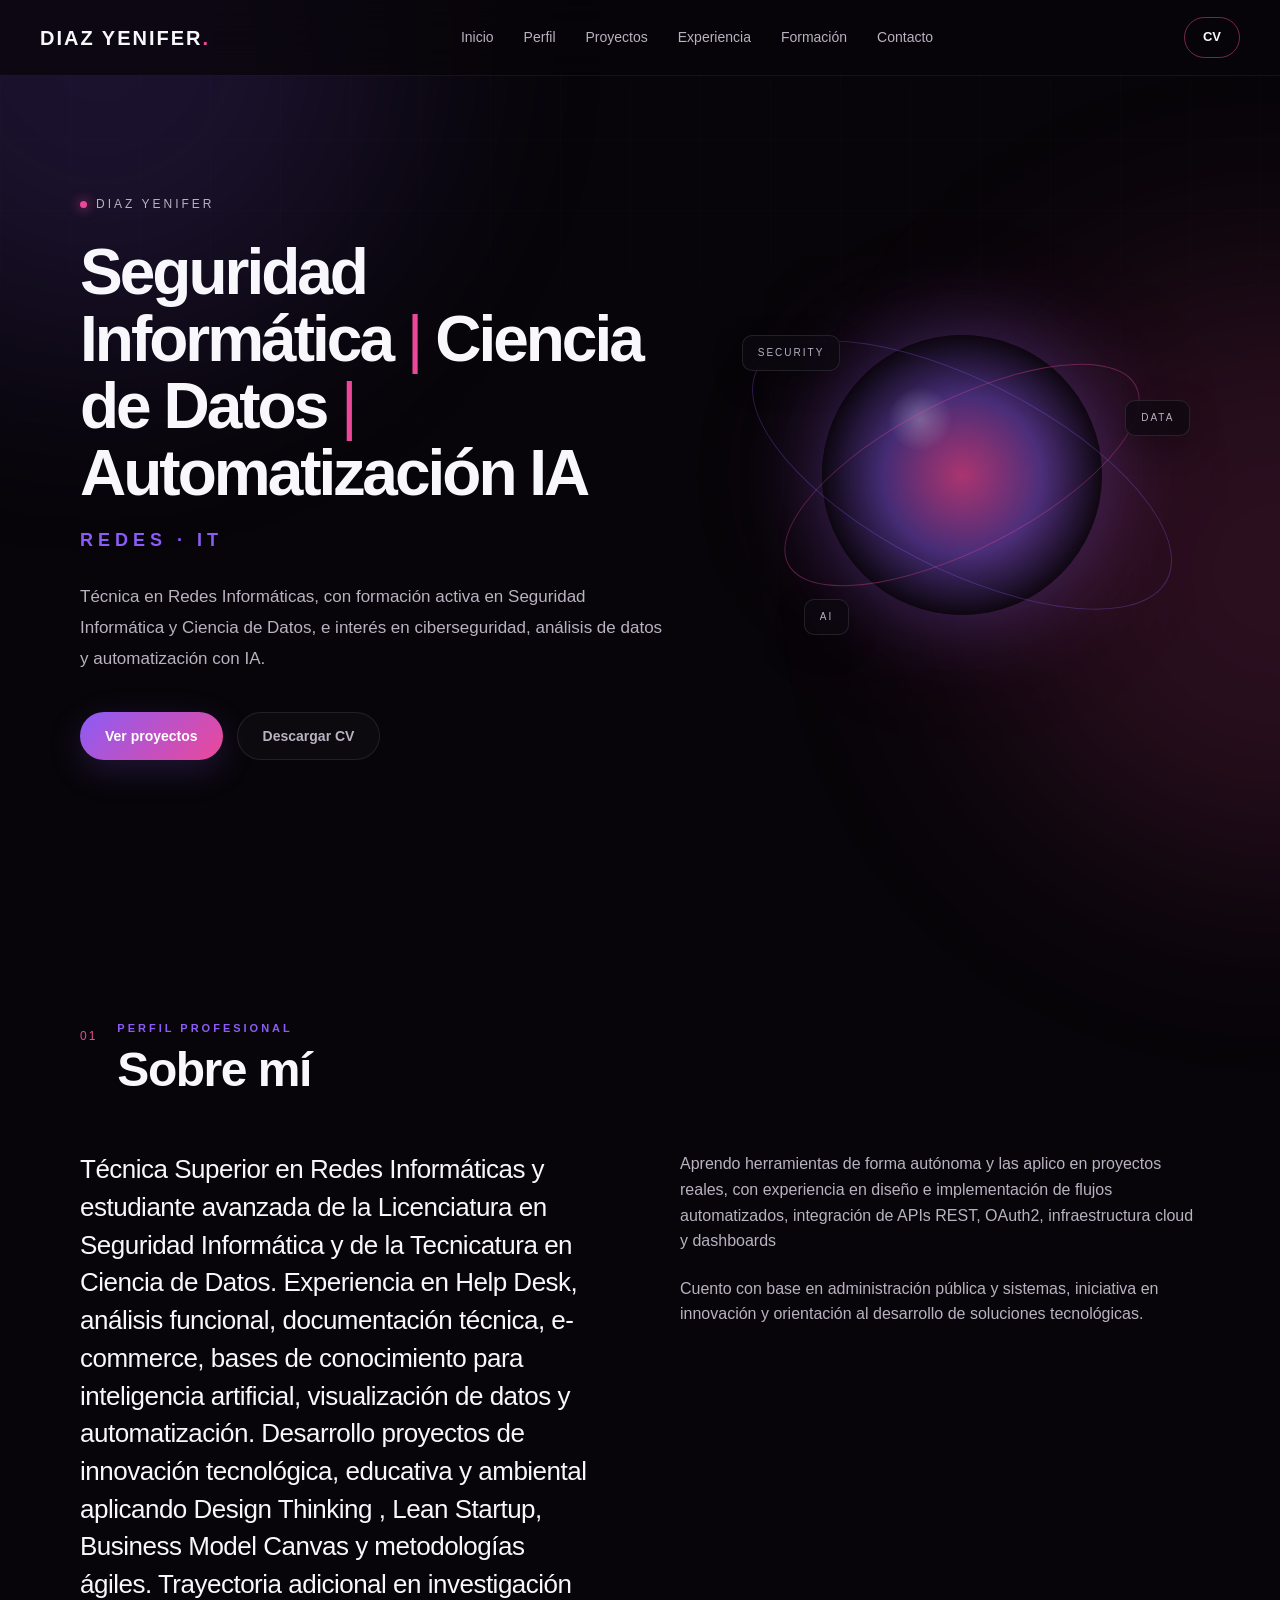
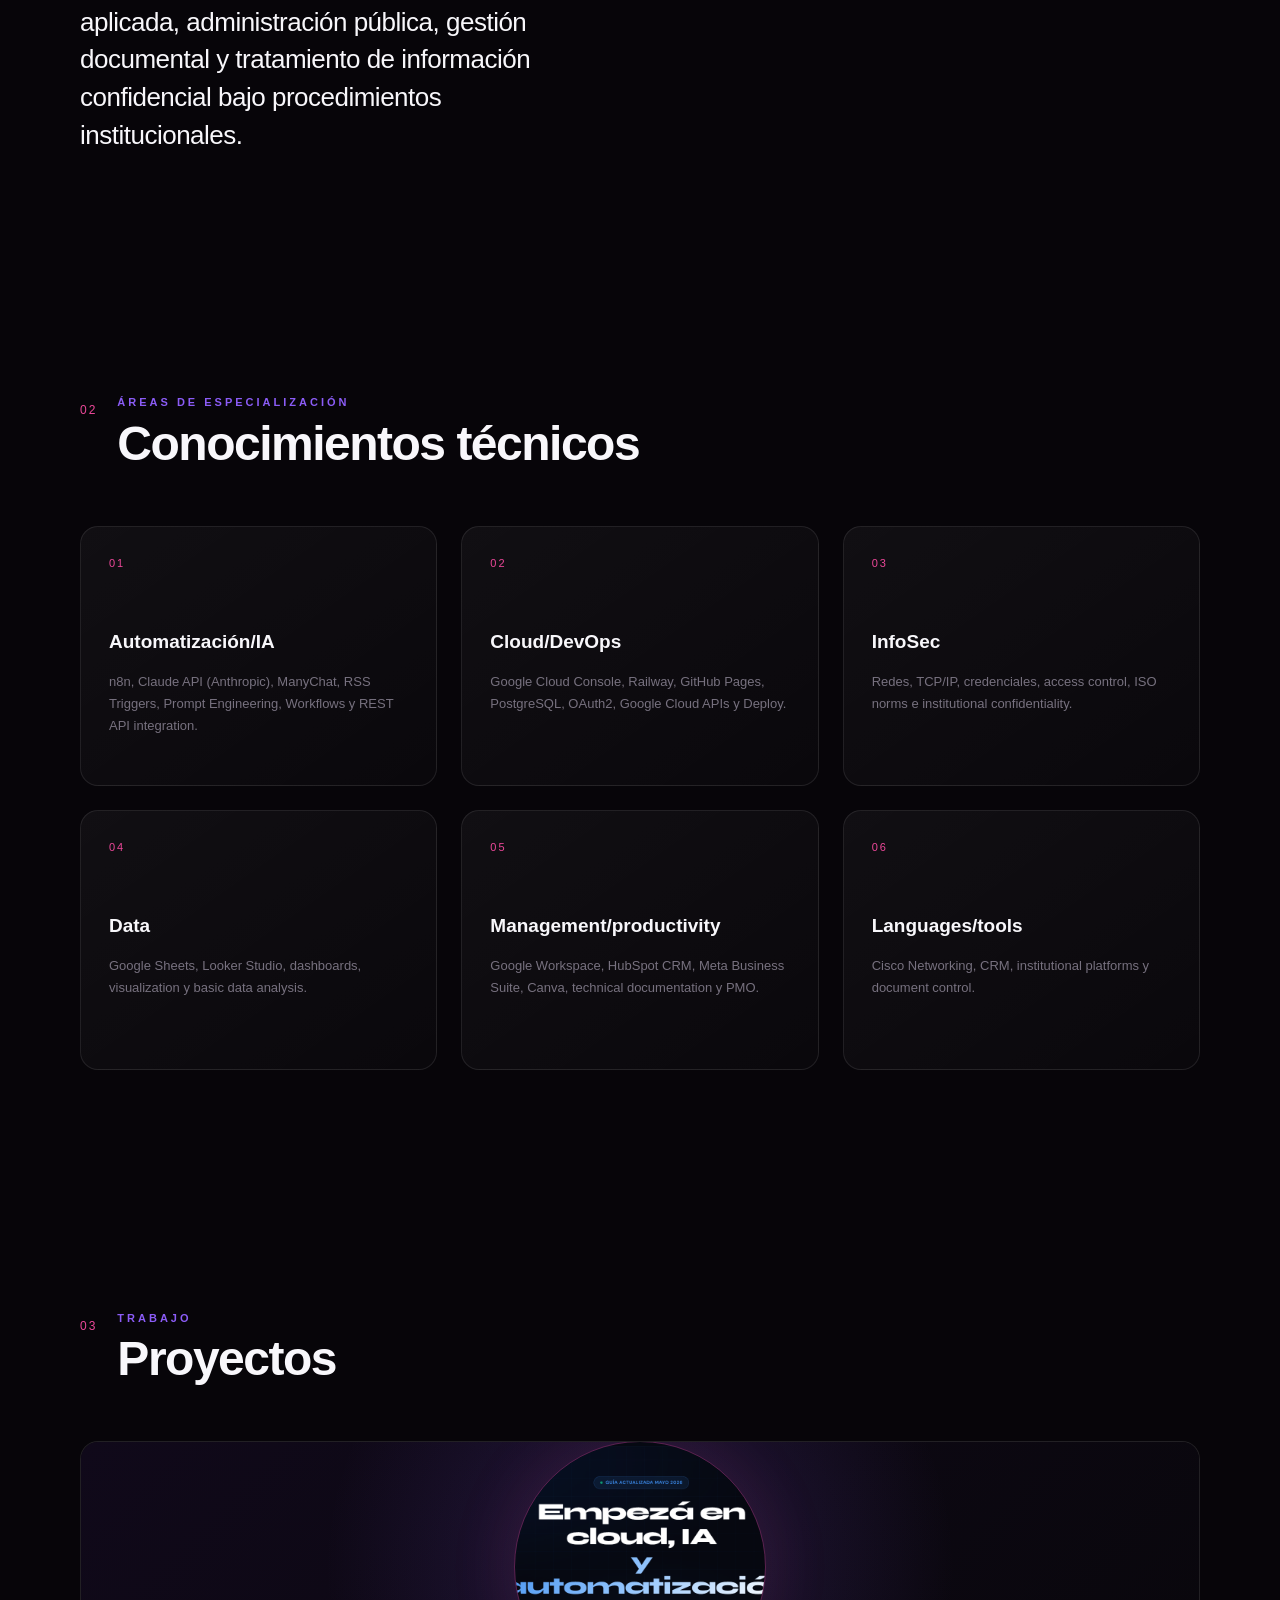
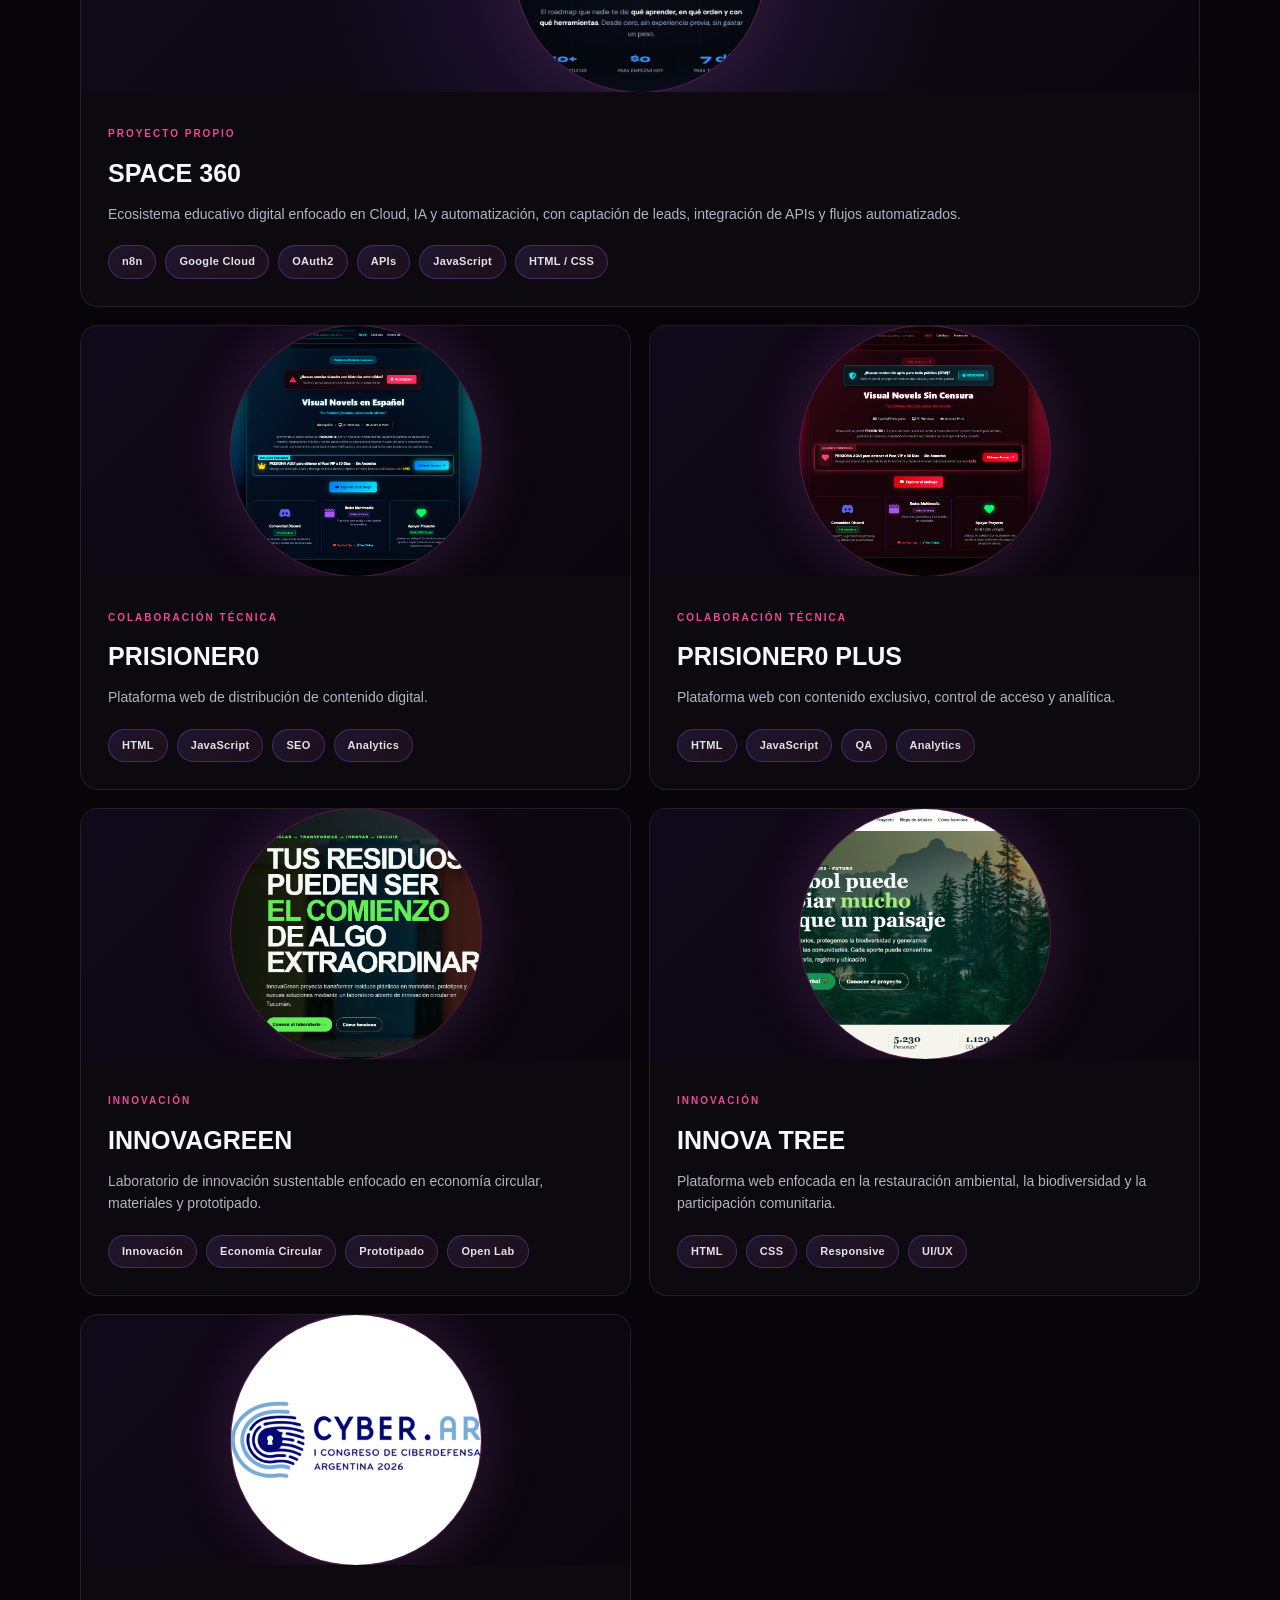
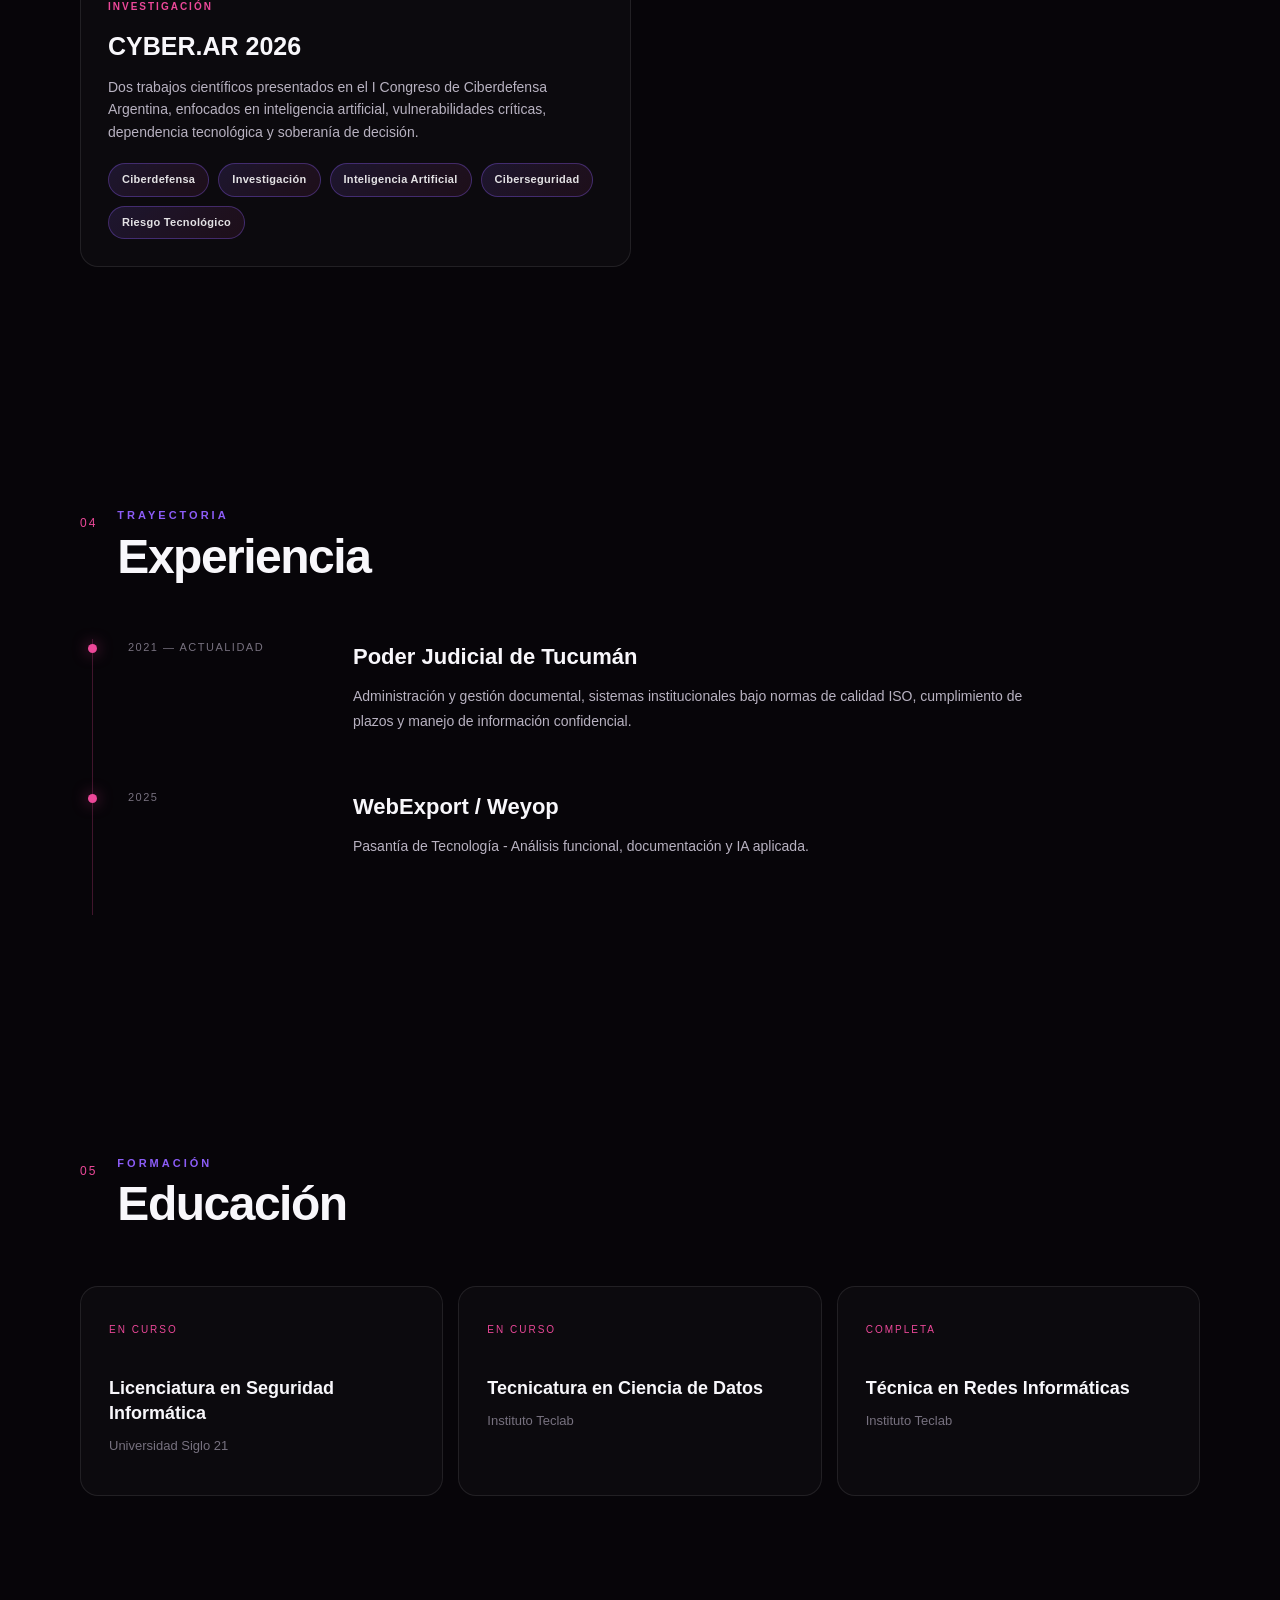
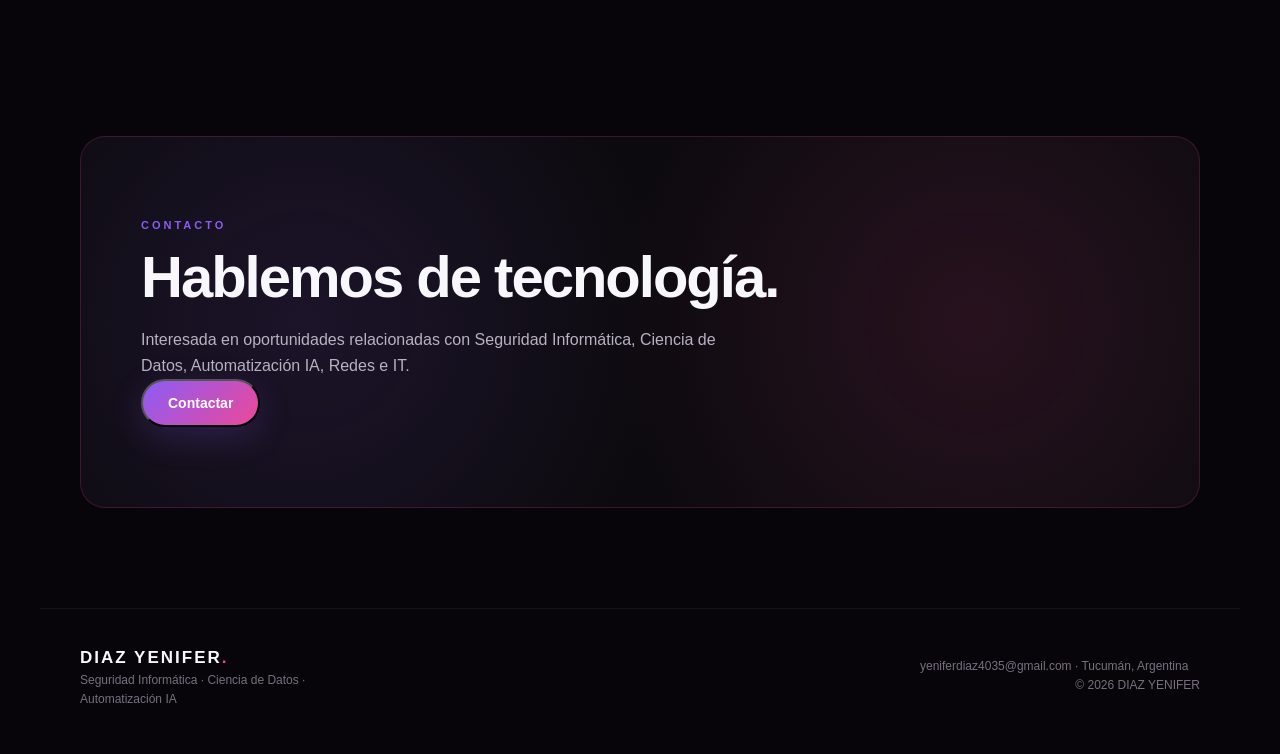
<file: index.html>
<!DOCTYPE html>
<html lang="es">

<head>

    <meta charset="UTF-8">

    <meta name="viewport" content="width=device-width, initial-scale=1.0">

    <title>
        DIAZ YENIFER | Seguridad Informática · Ciencia de Datos · Automatización IA
    </title>

    <meta name="description" content="DIAZ YENIFER — Seguridad Informática, Ciencia de Datos, Automatización IA, Redes e IT.">

    <meta name="author" content="DIAZ YENIFER">

    <meta name="robots" content="index, follow">

    <!-- Open Graph -->

    <meta
        property="og:type"
        content="website"
    >

    <meta
        property="og:title"
        content="DIAZ YENIFER | Seguridad Informática · Ciencia de Datos · Automatización IA"
    >

    <meta
        property="og:description"
        content="Portfolio profesional de DIAZ YENIFER — Seguridad Informática, Ciencia de Datos, Automatización IA, Redes e IT."
    >

    <meta
        property="og:locale"
        content="es_AR"
    >

    <meta
        property="og:image"
        content="assets/images/og-image.png"
    >

    <meta
        property="og:image:alt"
        content="Portfolio profesional de DIAZ YENIFER"
    >

    <link rel="stylesheet" href="style.css">
    <link rel="icon" type="image/png" href="assets/images/og-image.png">

</head>

<body>

    <!-- =========================================
         FONDO DECORATIVO
    ========================================== -->

    <div class="background-glow glow-one"></div>
    <div class="background-glow glow-two"></div>

    <!-- =========================================
         NAVEGACIÓN
    ========================================== -->

    <header class="navbar">

    <a href="#inicio" class="logo">
        DIAZ YENIFER<span>.</span>
    </a>

        <nav class="nav-links">

            <a href="#inicio">Inicio</a>
            <a href="#perfil">Perfil</a>
            <a href="#proyectos">Proyectos</a>
            <a href="#experiencia">Experiencia</a>
            <a href="#formacion">Formación</a>
            <a href="#contacto">Contacto</a>

        </nav>

            <a
                href="assets/cv/yenifer-diaz-cv.pdf"
                class="nav-cv"
                target="_blank"
                rel="noopener noreferrer"
            >
                CV
            </a>

    </header>


    <main>

        <!-- =========================================
             HERO
        ========================================== -->

        <section id="inicio" class="hero">

            <div class="hero-content">

                <div class="hero-label">
                    <span class="status-dot"></span>
                     DIAZ YENIFER
                </div>

                <h1>
                    Seguridad Informática
                    <span>|</span>
                    Ciencia de Datos
                    <span>|</span>
                    Automatización IA
                </h1>

                <p class="hero-subtitle">
                    Redes · IT
                </p>

                <p class="hero-description">
                    Técnica en Redes Informáticas, con formación activa en
                    Seguridad Informática y Ciencia de Datos, e interés en
                    ciberseguridad, análisis de datos y automatización con IA.
                </p>

                <div class="hero-buttons">

                    <a href="#proyectos" class="btn btn-primary">
                        Ver proyectos
                    </a>

                    <a href="assets/cv/yenifer-diaz-cv.pdf"
                       class="btn btn-secondary"
                       target="_blank"
                       rel="noopener noreferrer">

                        Descargar CV

                    </a>

                </div>

            </div>


            <!-- Elemento visual -->

            <div class="hero-visual">

                <div class="orb orb-main"></div>

                <div class="orb-ring ring-one"></div>
                <div class="orb-ring ring-two"></div>

                <div class="floating-card card-one">
                    <span>SECURITY</span>
                </div>

                <div class="floating-card card-two">
                    <span>DATA</span>
                </div>

                <div class="floating-card card-three">
                    <span>AI</span>
                </div>

            </div>

        </section>


        <!-- =========================================
             PERFIL
        ========================================== -->

    <section id="perfil" class="section profile-section">

        <div class="section-heading">

            <span class="section-number">01</span>

            <div>
                <p class="section-label">PERFIL PROFESIONAL</p>
                <h2>Sobre mí</h2>
            </div>

        </div>

        <div class="profile-content">

            <div class="profile-intro">

                <p>
    Técnica Superior en Redes Informáticas y estudiante avanzada de la Licenciatura en Seguridad Informática y de la Tecnicatura en Ciencia de Datos.
     Experiencia en Help Desk, análisis funcional, documentación técnica, e-commerce, bases de conocimiento para inteligencia artificial,
      visualización de datos y automatización. Desarrollo proyectos de innovación tecnológica, educativa y ambiental aplicando Design Thinking
      , Lean Startup, Business Model Canvas y metodologías ágiles. Trayectoria adicional en investigación aplicada, administración pública,
       gestión documental y tratamiento de información confidencial bajo procedimientos institucionales.
                </p>

            </div>

            <div class="profile-text">

                <p>
    Aprendo herramientas de forma autónoma y las aplico en proyectos reales,
    con experiencia en diseño e implementación de flujos automatizados,
    integración de APIs REST, OAuth2, infraestructura cloud y dashboards
                </p>

                <p>
    Cuento con base en administración pública y sistemas,
    iniciativa en innovación y orientación al desarrollo de soluciones tecnológicas.
                </p>

            </div>

        </div>

    </section>


        <!-- =========================================
             ESPECIALIDADES
        ========================================== -->

    <section class="section specialties-section">

        <div class="section-heading">

            <span class="section-number">02</span>

            <div>
                <p class="section-label">ÁREAS DE ESPECIALIZACIÓN</p>
                <h2>Conocimientos técnicos</h2>
            </div>

        </div>


        <div class="specialties-grid">

            <article class="specialty-card">

                <span class="specialty-number">01</span>

                <h3>Automatización/IA</h3>

                <p>
                    n8n, Claude API (Anthropic), ManyChat, RSS Triggers,
                    Prompt Engineering, Workflows y REST API integration.
                </p>

            </article>


            <article class="specialty-card">

                <span class="specialty-number">02</span>

                <h3>Cloud/DevOps</h3>

                <p>
                    Google Cloud Console, Railway, GitHub Pages,
                    PostgreSQL, OAuth2, Google Cloud APIs y Deploy.
                </p>

            </article>


            <article class="specialty-card">

                <span class="specialty-number">03</span>

                <h3>InfoSec</h3>

                <p>
                    Redes, TCP/IP, credenciales, access control,
                    ISO norms e institutional confidentiality.
                </p>

            </article>


            <article class="specialty-card">

                <span class="specialty-number">04</span>

                <h3>Data</h3>

                <p>
                    Google Sheets, Looker Studio, dashboards,
                    visualization y basic data analysis.
                </p>

            </article>


            <article class="specialty-card">

                <span class="specialty-number">05</span>

                <h3>Management/productivity</h3>

                <p>
                    Google Workspace, HubSpot CRM, Meta Business Suite,
                    Canva, technical documentation y PMO.
                </p>

            </article>


            <article class="specialty-card">

                <span class="specialty-number">06</span>

                <h3>Languages/tools</h3>

                <p>
                    Cisco Networking, CRM, institutional platforms
                    y document control.
                </p>

            </article>

        </div>

    </section>


        <!-- =========================================
             PROYECTOS
        ========================================== -->

        <section id="proyectos" class="section projects-section">

            <div class="section-heading">

                <span class="section-number">03</span>

                <div>
                    <p class="section-label">TRABAJO</p>
                    <h2>Proyectos</h2>
                </div>

            </div>


            <div class="projects-grid">

            <article
                class="project-card featured"
                onclick="window.location.href='proyectos/espacio360.html'"
                style="cursor: pointer;"
            >

                <div class="project-image">

                    <img
                        src="assets/images/espacio360.png"
                        alt="SPACE 360"
                    >

                </div>

                <div class="project-info">

                    <span class="project-category">
                        PROYECTO PROPIO
                    </span>

                    <h3>
                        SPACE 360
                    </h3>

                    <p>
                        Ecosistema educativo digital enfocado en Cloud, IA y automatización, con captación de leads, integración de APIs y flujos automatizados.
                    </p>

                    <div class="project-tags">

                        <span>n8n</span>
                        <span>Google Cloud</span>
                        <span>OAuth2</span>
                        <span>APIs</span>
                        <span>JavaScript</span>
                        <span>HTML / CSS</span>

                    </div>

                </div>

            </article>

            <article
                class="project-card"
                onclick="window.location.href='proyectos/prisioner0.html'"
                style="cursor: pointer;"
            >

                <div class="project-image">

                    <img
                        src="assets/images/prisioner0.png"
                        alt="PRISIONER0"
                    >

                </div>

                <div class="project-info">

                    <span class="project-category">
                        COLABORACIÓN TÉCNICA
                    </span>

                    <h3>
                        PRISIONER0
                    </h3>

                    <p>
                        Plataforma web de distribución de contenido
                        digital.
                    </p>

                    <div class="project-tags">

                        <span>HTML</span>
                        <span>JavaScript</span>
                        <span>SEO</span>
                        <span>Analytics</span>

                    </div>

                </div>

            </article>


            <article
                class="project-card"
                onclick="window.location.href='proyectos/prisioner0-plus.html'"
                style="cursor: pointer;"
            >

                <div class="project-image">

                    <img
                        src="assets/images/prisioner0plus.png"
                        alt="PRISIONER0 PLUS"
                    >

                </div>

                <div class="project-info">

                    <span class="project-category">
                        COLABORACIÓN TÉCNICA
                    </span>

                    <h3>
                        PRISIONER0 PLUS
                    </h3>

                    <p>
                        Plataforma web con contenido exclusivo,
                        control de acceso y analítica.
                    </p>

                    <div class="project-tags">

                        <span>HTML</span>
                        <span>JavaScript</span>
                        <span>QA</span>
                        <span>Analytics</span>

                    </div>

                </div>

            </article>

            <article
                class="project-card"
                onclick="window.location.href='proyectos/innovagreen.html'"
                style="cursor: pointer;"
            >

                <div class="project-image">

                    <img
                        src="assets/images/innovagreen.png"
                        alt="INNOVAGREEN"
                    >

                </div>

                <div class="project-info">

                    <span class="project-category">
                        INNOVACIÓN
                    </span>

                    <h3>
                        INNOVAGREEN
                    </h3>

                    <p>
                        Laboratorio de innovación sustentable enfocado en
                        economía circular, materiales y prototipado.
                    </p>

                    <div class="project-tags">

                        <span>Innovación</span>
                        <span>Economía Circular</span>
                        <span>Prototipado</span>
                        <span>Open Lab</span>

                    </div>

                </div>

            </article>

                <article
                    class="project-card"
                    onclick="window.location.href='proyectos/innova-tree1.html'"
                    style="cursor: pointer;"
                >

                    <div class="project-image">

                        <img
                            src="assets/images/innova_tree.png"
                            alt="INNOVA TREE"
                        >

                    </div>

                    <div class="project-info">

                        <span class="project-category">
                            INNOVACIÓN
                        </span>

                        <h3>
                            INNOVA TREE
                        </h3>

                        <p>
                            Plataforma web enfocada en la restauración ambiental,
                            la biodiversidad y la participación comunitaria.
                        </p>

                        <div class="project-tags">

                            <span>HTML</span>
                            <span>CSS</span>
                            <span>Responsive</span>
                            <span>UI/UX</span>

                        </div>

                    </div>

                </article>

                <article class="project-card" onclick="window.location.href='proyectos/cyberar.html'" style="cursor: pointer;" >

                    <div class="project-image">
                        <img src="assets/images/cyberar.png" alt="CYBER.AR 2026" >
                    </div>

                    <div class="project-info">

                        <span class="project-category">
                            INVESTIGACIÓN
                        </span>

                        <h3>
                            CYBER.AR 2026
                        </h3>

                        <p>
                            Dos trabajos científicos presentados en el I Congreso de Ciberdefensa Argentina,
                             enfocados en inteligencia artificial, vulnerabilidades críticas, dependencia tecnológica y soberanía de decisión.
                        </p>

                        <div class="project-tags">
                            <span>Ciberdefensa</span>
                            <span>Investigación</span>
                            <span>Inteligencia Artificial</span>
                            <span>Ciberseguridad</span>
                            <span>Riesgo Tecnológico</span>
                        </div>

                    </div>

                </article>

            </div>

        </section>


        <!-- =========================================
             EXPERIENCIA
        ========================================== -->

        <section id="experiencia" class="section experience-section">

            <div class="section-heading">

                <span class="section-number">04</span>

                <div>
                    <p class="section-label">TRAYECTORIA</p>
                    <h2>Experiencia</h2>
                </div>

            </div>


            <div class="timeline">

                <article class="timeline-item">

                    <div class="timeline-date">
                        2021 — ACTUALIDAD
                    </div>

                    <div class="timeline-content">

                        <h3>
                            Poder Judicial de Tucumán
                        </h3>

                        <p>
                            Administración y gestión documental,
                            sistemas institucionales bajo normas de
                            calidad ISO, cumplimiento de plazos y manejo
                            de información confidencial.
                        </p>

                    </div>

                </article>


                <article class="timeline-item">

                    <div class="timeline-date">
                        2025
                    </div>

                    <div class="timeline-content">

                        <h3>
                            WebExport / Weyop
                        </h3>

                        <p>
                            Pasantía de Tecnología - Análisis funcional,
                            documentación y IA aplicada.
                        </p>

                    </div>

                </article>

            </div>

        </section>


        <!-- =========================================
             FORMACIÓN
        ========================================== -->

        <section id="formacion" class="section education-section">

            <div class="section-heading">

                <span class="section-number">05</span>

                <div>
                    <p class="section-label">FORMACIÓN</p>
                    <h2>Educación</h2>
                </div>

            </div>


            <div class="education-grid">

                <article class="education-card">

                    <span>EN CURSO</span>

                    <h3>
                        Licenciatura en Seguridad Informática
                    </h3>

                    <p>
                        Universidad Siglo 21
                    </p>

                </article>


                <article class="education-card">

                    <span>EN CURSO</span>

                    <h3>
                        Tecnicatura en Ciencia de Datos
                    </h3>

                    <p>
                        Instituto Teclab
                    </p>

                </article>


                <article class="education-card">

                    <span>COMPLETA</span>

                    <h3>
                        Técnica en Redes Informáticas
                    </h3>

                    <p>
                        Instituto Teclab
                    </p>

                </article>

            </div>

        </section>

<!-- *=========================================*
*             CONTACTO*
*        ==========================================* -->

<section id="contacto" class="section contact-section">

    <div class="contact-box">

        <p class="section-label">
            CONTACTO
        </p>

        <h2>
            Hablemos de tecnología.
        </h2>

        <p>
            Interesada en oportunidades relacionadas con
            Seguridad Informática, Ciencia de Datos,
            Automatización IA, Redes e IT.
        </p>

        <button
            type="button"
            class="btn btn-primary"
            onclick="openContactModal()">
            Contactar
        </button>

    </div>

</section>


<!-- *=========================================*
*          MODAL DE CONTACTO*
*        ==========================================* -->

<div id="contactModal" class="contact-modal">

    <div class="contact-modal-box">

        <button
            type="button"
            class="contact-modal-close"
            onclick="closeContactModal()">
            ×
        </button>

        <p class="section-label">
            CONTACTO
        </p>

        <h3>
            ¿Cómo querés contactar?
        </h3>

        <div class="contact-modal-options">

            <a
                href="mailto:yeniferdiaz4035@gmail.com"
                class="contact-option contact-link">

                <div>
                    <strong>Email</strong>
                    <span>yeniferdiaz4035@gmail.com</span>
                </div>

                <span class="contact-arrow">→</span>

            </a>


            <a
                href="https://www.linkedin.com/in/yenifer-diaz-63bb52175"
                class="contact-option contact-link"
                target="_blank"
                rel="noopener noreferrer">

                <div>
                    <strong>LinkedIn</strong>
                    <span>Perfil profesional</span>
                </div>

                <span class="contact-arrow">→</span>

            </a>


            <a
                href="assets/cv/yenifer-diaz-cv.pdf"
                class="contact-option contact-link"
                target="_blank"
                rel="noopener noreferrer">

                <div>
                    <strong>Descargar CV</strong>
                    <span>Currículum Vitae</span>
                </div>

                <span class="contact-arrow">↓</span>

            </a>

        </div>

    </div>

</div>

    </main>

<!-- *=========================================*
*             FOOTER*
*        ==========================================* -->

<footer>

    <div class="footer-top">

        <div class="footer-logo">
            DIAZ YENIFER<span>.</span>
        </div>

        <p>
            Seguridad Informática · Ciencia de Datos · Automatización IA
        </p>

    </div>

    <div class="footer-line"></div>

    <div class="footer-bottom">

        <div class="footer-contact">

            <a href="mailto:yeniferdiaz4035@gmail.com">
                yeniferdiaz4035@gmail.com
            </a>

            <span>·</span>

            <span>
                Tucumán, Argentina
            </span>

        </div>

        <p class="copyright">
            © 2026 DIAZ YENIFER
        </p>

    </div>

</footer>

<script src="script.js"></script>

<button
    id="backToTop"
    class="back-to-top"
    type="button"
    aria-label="Volver arriba"
>
    ↑
</button>

</body>
</html>
</file>
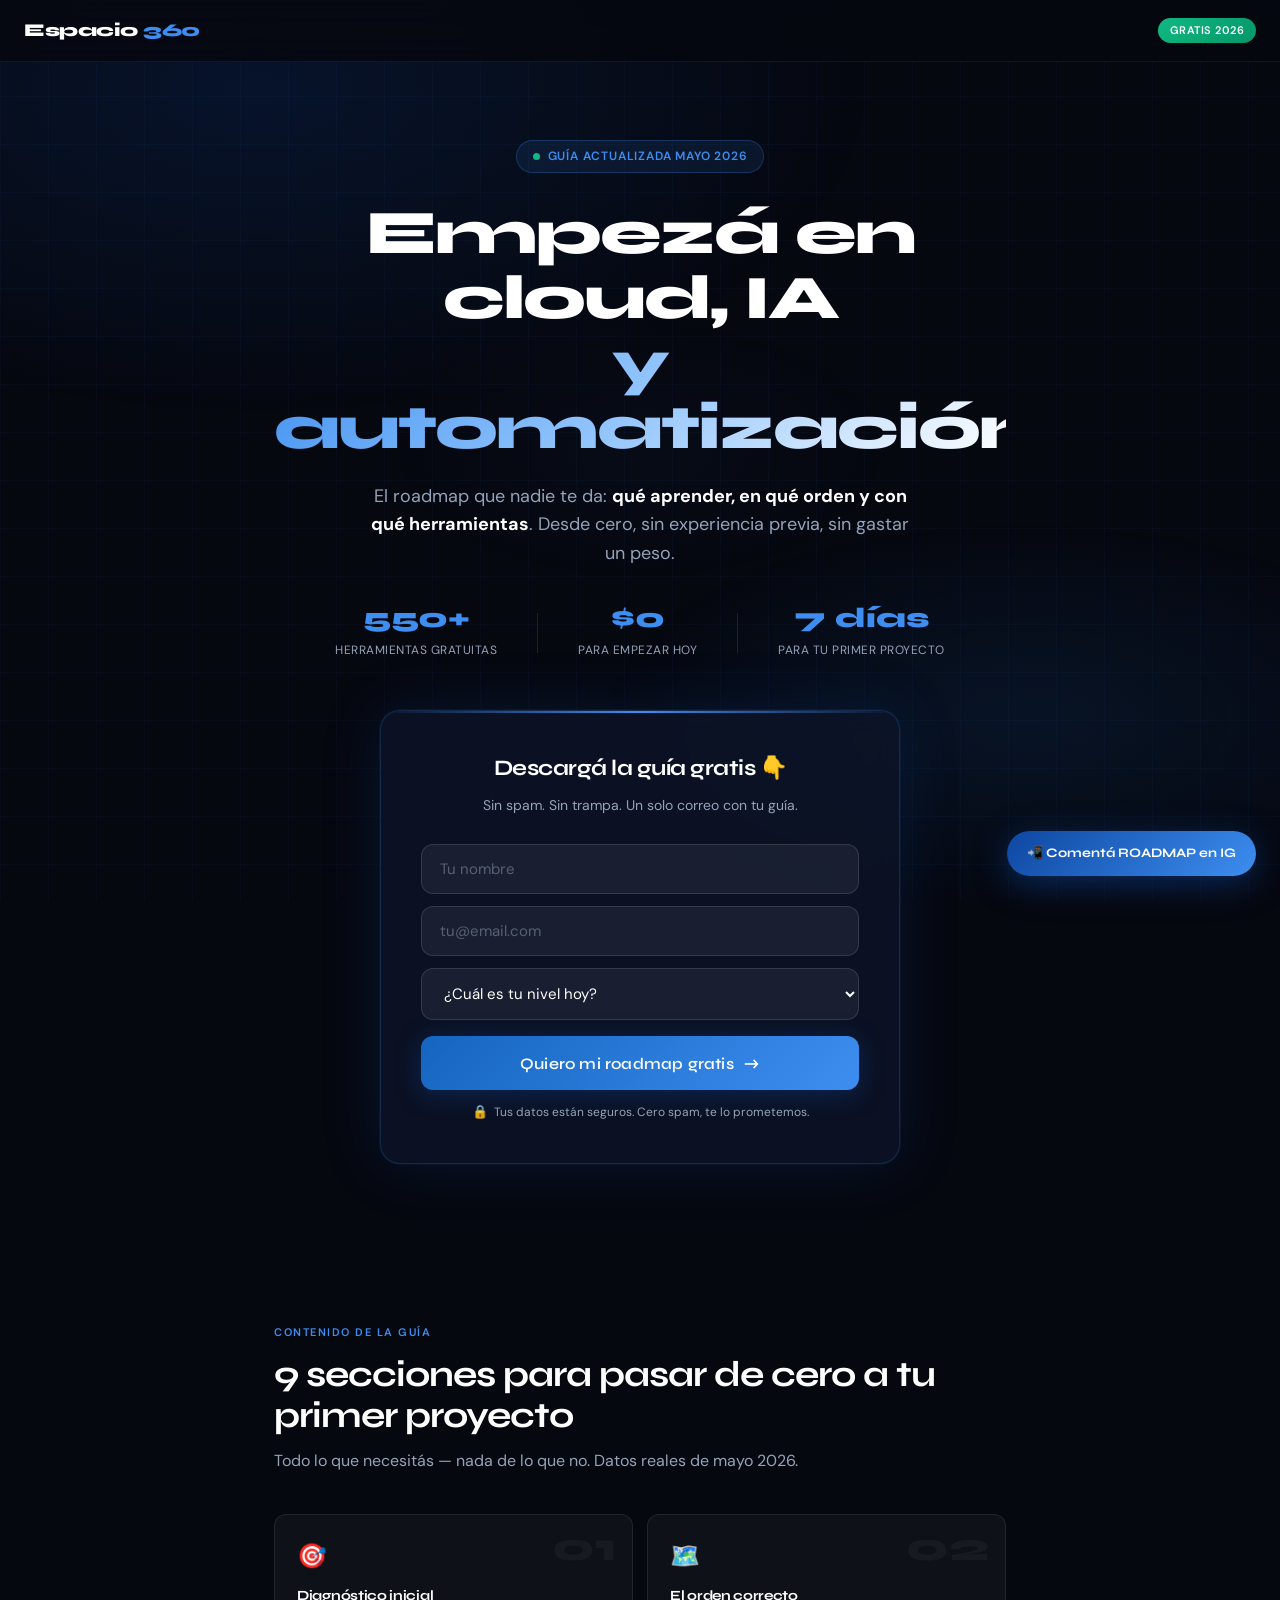
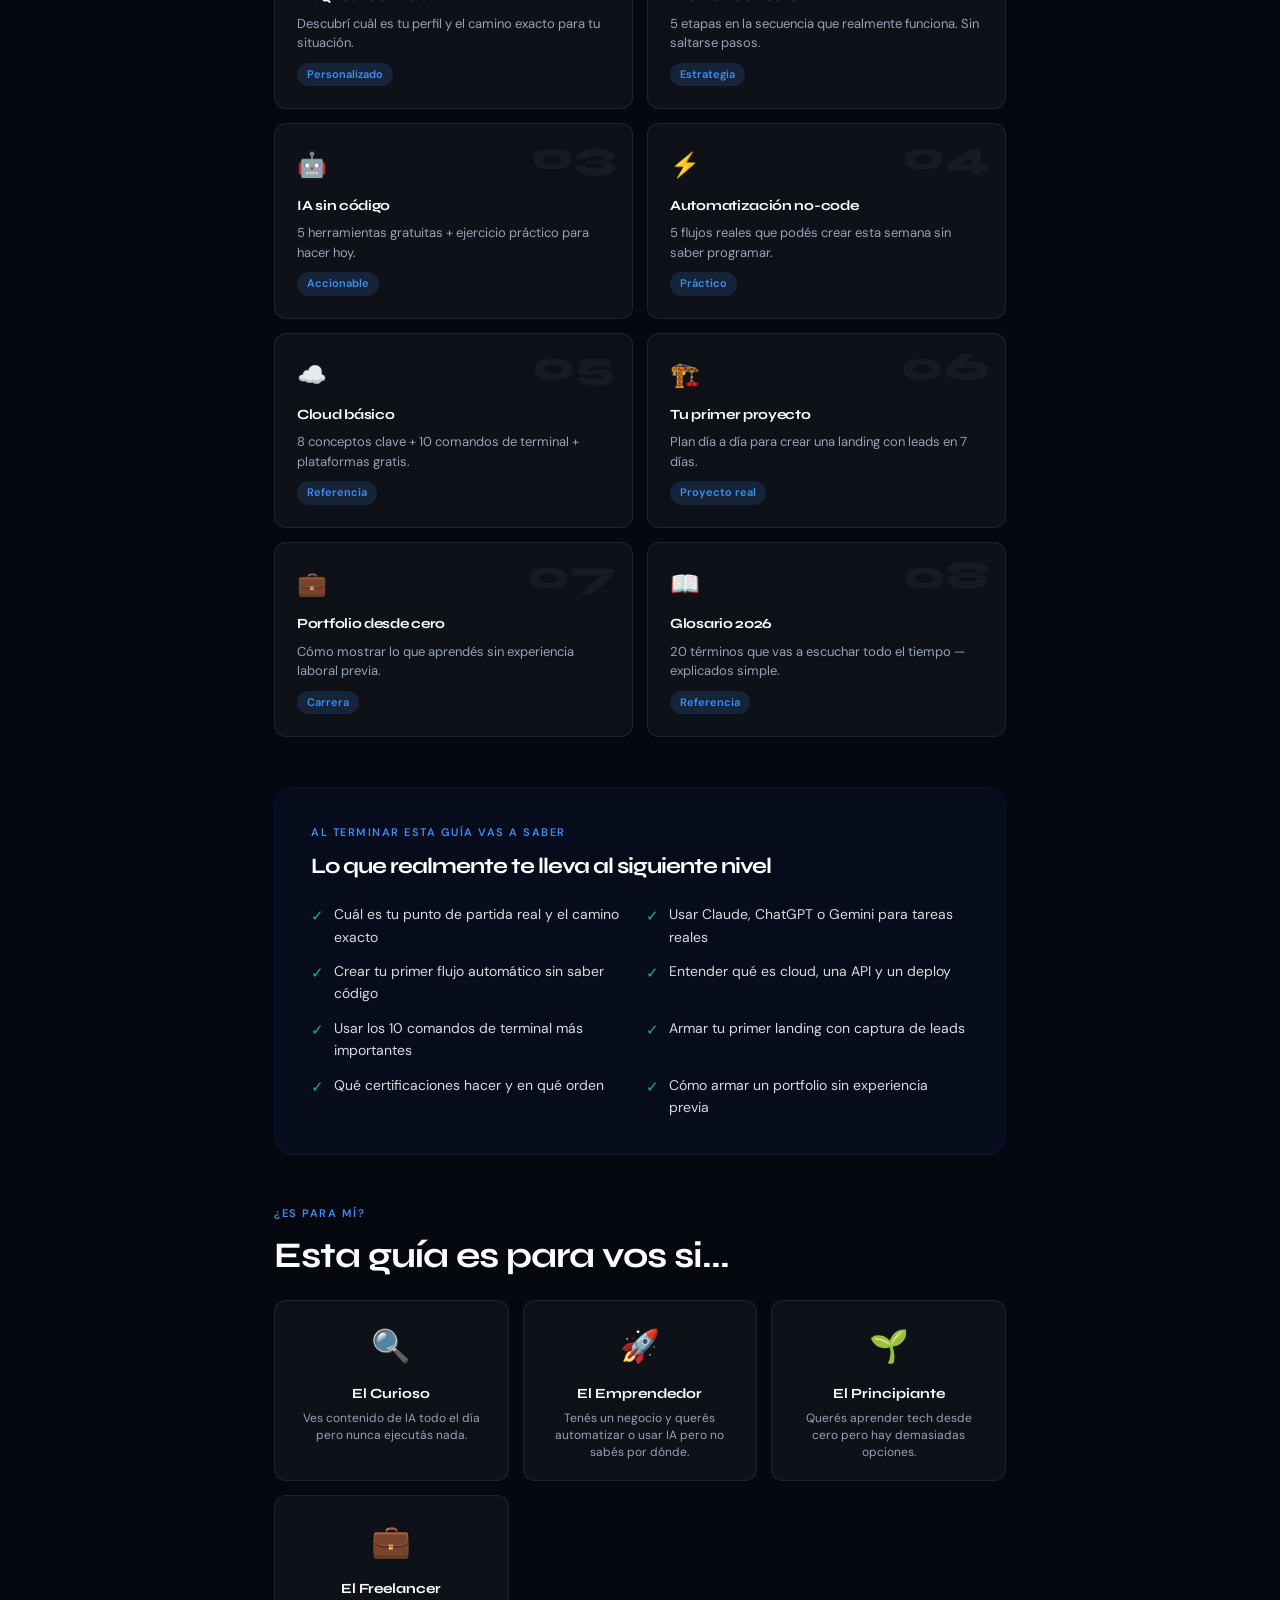
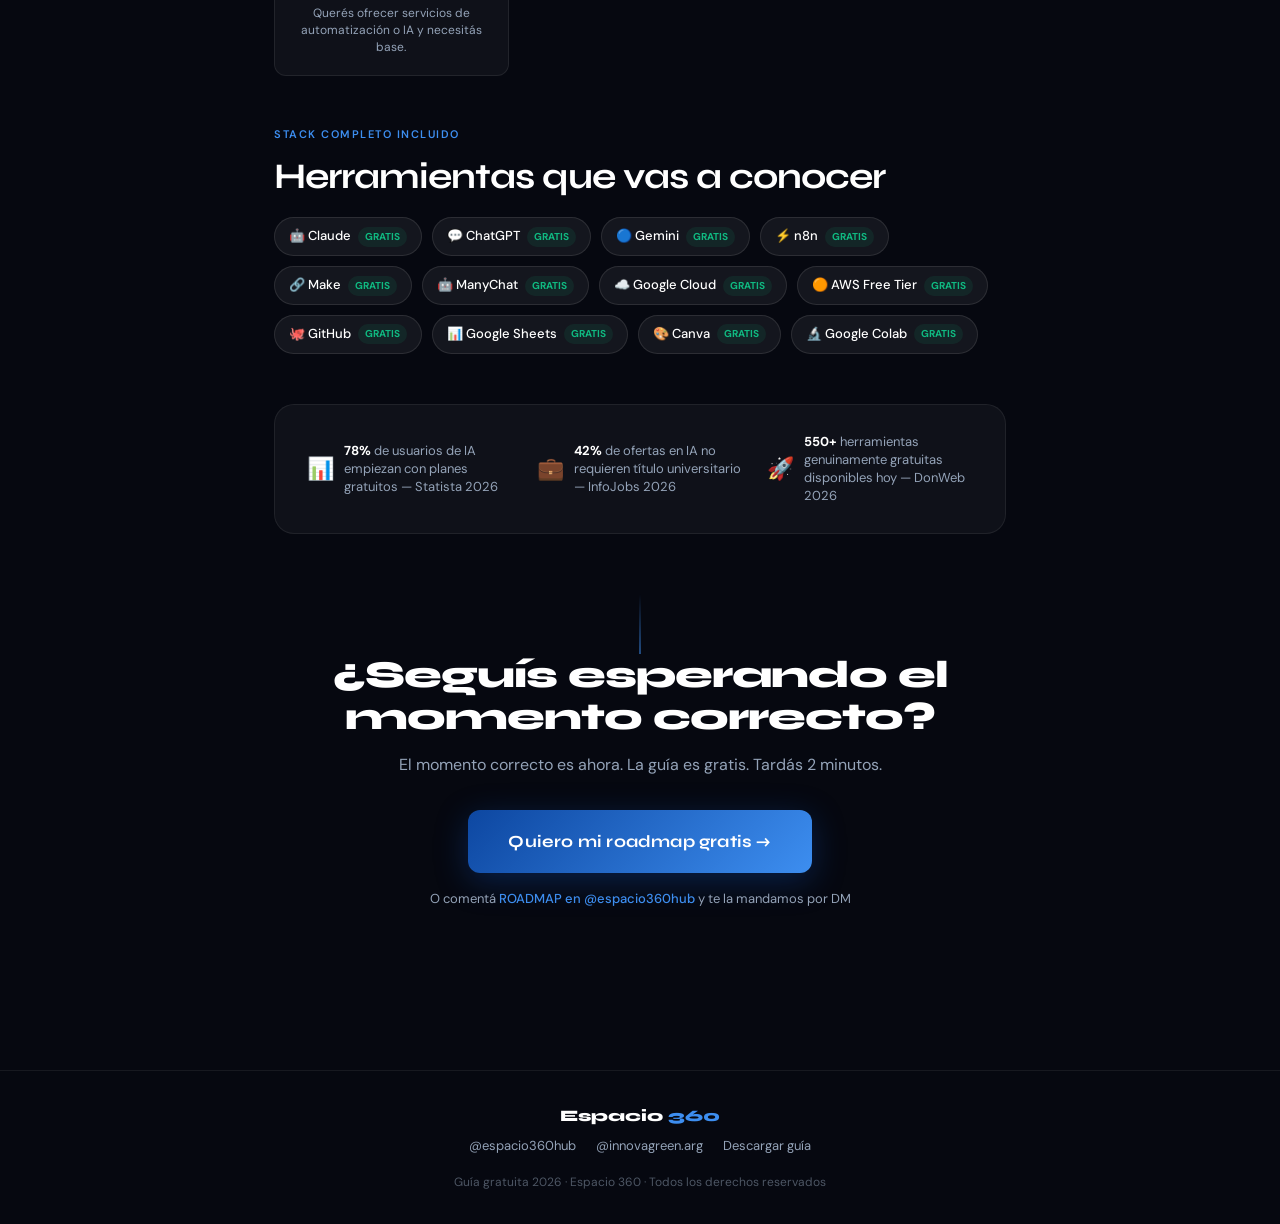
<file: proyectos/Espacio360_Landing (1).html>
<!DOCTYPE html>
<html lang="es">
<head>
<meta charset="UTF-8">
<meta name="viewport" content="width=device-width, initial-scale=1.0">
<title>Roadmap Gratis — Cloud + IA + Automatización | Espacio 360</title>
<meta name="description" content="Descargá gratis el roadmap para empezar en cloud, IA y automatización desde cero. Sin experiencia previa. Actualizado 2026.">
<link rel="preconnect" href="https://fonts.googleapis.com">
<link rel="preconnect" href="https://fonts.gstatic.com" crossorigin>
<link href="https://fonts.googleapis.com/css2?family=Syne:wght@400;500;600;700;800&family=DM+Sans:wght@300;400;500;600&display=swap" rel="stylesheet">
<style>
  :root {
    --azul:     #0D47A1;
    --azul-med: #1565C0;
    --azul-neon:#3D8EF0;
    --azul-glow:#90CAF9;
    --negro:    #060810;
    --negro2:   #0C1120;
    --negro3:   #111827;
    --blanco:   #FFFFFF;
    --gris:     #94A3B8;
    --gris-l:   #E2E8F0;
    --verde:    #10B981;
    --amarillo: #F59E0B;
    --naranja:  #F97316;
    --rojo:     #EF4444;
    --r:        12px;
    --r-lg:     20px;
  }

  *, *::before, *::after { box-sizing: border-box; margin: 0; padding: 0; }

  html { scroll-behavior: smooth; }

  body {
    background: var(--negro);
    color: var(--blanco);
    font-family: 'DM Sans', sans-serif;
    font-size: 16px;
    line-height: 1.6;
    overflow-x: hidden;
  }

  /* ── FONDO ANIMADO ─────────────────────────────── */
  .bg-mesh {
    position: fixed;
    inset: 0;
    z-index: 0;
    background:
      radial-gradient(ellipse 80% 60% at 20% 10%, #0D47A130 0%, transparent 60%),
      radial-gradient(ellipse 60% 40% at 80% 80%, #1565C020 0%, transparent 55%),
      radial-gradient(ellipse 40% 30% at 50% 50%, #3D8EF008 0%, transparent 50%);
    animation: meshMove 18s ease-in-out infinite alternate;
  }
  @keyframes meshMove {
    0%   { background-position: 0% 0%; }
    100% { background-position: 3% 5%; }
  }
  .bg-grid {
    position: fixed;
    inset: 0;
    z-index: 0;
    background-image:
      linear-gradient(rgba(61,142,240,.04) 1px, transparent 1px),
      linear-gradient(90deg, rgba(61,142,240,.04) 1px, transparent 1px);
    background-size: 48px 48px;
  }

  /* ── LAYOUT ────────────────────────────────────── */
  .container {
    max-width: 780px;
    margin: 0 auto;
    padding: 0 24px;
    position: relative;
    z-index: 1;
  }

  /* ── HEADER / NAV ──────────────────────────────── */
  nav {
    position: fixed;
    top: 0; left: 0; right: 0;
    z-index: 100;
    padding: 16px 24px;
    display: flex;
    align-items: center;
    justify-content: space-between;
    background: rgba(6,8,16,.85);
    backdrop-filter: blur(16px);
    border-bottom: 1px solid rgba(61,142,240,.12);
  }
  .nav-brand {
    font-family: 'Syne', sans-serif;
    font-weight: 800;
    font-size: 18px;
    letter-spacing: -0.5px;
    color: var(--blanco);
    text-decoration: none;
  }
  .nav-brand span { color: var(--azul-neon); }
  .nav-badge {
    font-size: 11px;
    font-weight: 600;
    background: linear-gradient(135deg, var(--verde), #059669);
    color: #fff;
    padding: 4px 12px;
    border-radius: 100px;
    letter-spacing: 0.5px;
    text-transform: uppercase;
  }

  /* ── HERO ──────────────────────────────────────── */
  .hero {
    padding: 140px 0 80px;
    text-align: center;
  }
  .hero-tag {
    display: inline-flex;
    align-items: center;
    gap: 8px;
    font-size: 12px;
    font-weight: 600;
    color: var(--azul-neon);
    background: rgba(61,142,240,.1);
    border: 1px solid rgba(61,142,240,.25);
    padding: 6px 16px;
    border-radius: 100px;
    margin-bottom: 28px;
    letter-spacing: 0.8px;
    text-transform: uppercase;
    animation: fadeUp .6s ease both;
  }
  .hero-tag .dot {
    width: 7px; height: 7px;
    background: var(--verde);
    border-radius: 50%;
    animation: pulse 2s ease-in-out infinite;
  }
  @keyframes pulse {
    0%, 100% { opacity: 1; transform: scale(1); }
    50%       { opacity: .5; transform: scale(.8); }
  }
  .hero-title {
    font-family: 'Syne', sans-serif;
    font-size: clamp(36px, 7vw, 62px);
    font-weight: 800;
    line-height: 1.05;
    letter-spacing: -2px;
    margin-bottom: 20px;
    animation: fadeUp .7s .1s ease both;
  }
  .hero-title .line-2 {
    display: block;
    background: linear-gradient(135deg, var(--azul-neon) 0%, #93C5FD 50%, var(--blanco) 100%);
    -webkit-background-clip: text;
    -webkit-text-fill-color: transparent;
    background-clip: text;
  }
  .hero-subtitle {
    font-size: 18px;
    color: var(--gris);
    max-width: 560px;
    margin: 0 auto 36px;
    line-height: 1.6;
    animation: fadeUp .7s .2s ease both;
  }
  .hero-subtitle strong { color: var(--blanco); }

  /* ── STATS ROW ─────────────────────────────────── */
  .stats {
    display: flex;
    justify-content: center;
    gap: 40px;
    margin-bottom: 48px;
    flex-wrap: wrap;
    animation: fadeUp .7s .3s ease both;
  }
  .stat-item { text-align: center; }
  .stat-num {
    font-family: 'Syne', sans-serif;
    font-size: 28px;
    font-weight: 800;
    color: var(--azul-neon);
    display: block;
    line-height: 1;
    margin-bottom: 4px;
  }
  .stat-label {
    font-size: 12px;
    color: var(--gris);
    text-transform: uppercase;
    letter-spacing: 0.5px;
  }
  .stat-divider {
    width: 1px;
    height: 40px;
    background: rgba(255,255,255,.1);
    align-self: center;
  }

  /* ── FORM CARD ─────────────────────────────────── */
  .form-card {
    background: rgba(13,20,40,.8);
    border: 1px solid rgba(61,142,240,.2);
    border-radius: var(--r-lg);
    padding: 40px;
    max-width: 520px;
    margin: 0 auto 60px;
    backdrop-filter: blur(12px);
    box-shadow: 0 0 60px rgba(13,71,161,.2), 0 0 0 1px rgba(61,142,240,.08);
    animation: fadeUp .7s .4s ease both;
    position: relative;
    overflow: hidden;
  }
  .form-card::before {
    content: '';
    position: absolute;
    top: 0; left: 0; right: 0;
    height: 2px;
    background: linear-gradient(90deg, transparent, var(--azul-neon), transparent);
  }
  .form-card-title {
    font-family: 'Syne', sans-serif;
    font-size: 22px;
    font-weight: 700;
    margin-bottom: 8px;
    letter-spacing: -0.5px;
  }
  .form-card-subtitle {
    font-size: 14px;
    color: var(--gris);
    margin-bottom: 28px;
  }
  .form-group {
    display: flex;
    flex-direction: column;
    gap: 12px;
    margin-bottom: 16px;
  }
  .form-input {
    width: 100%;
    background: rgba(255,255,255,.06);
    border: 1px solid rgba(255,255,255,.12);
    border-radius: var(--r);
    padding: 14px 18px;
    font-size: 15px;
    font-family: 'DM Sans', sans-serif;
    color: var(--blanco);
    transition: all .2s;
    outline: none;
  }
  .form-input::placeholder { color: rgba(148,163,184,.5); }
  .form-input:focus {
    border-color: var(--azul-neon);
    background: rgba(61,142,240,.08);
    box-shadow: 0 0 0 3px rgba(61,142,240,.15);
  }
  .btn-download {
    width: 100%;
    background: linear-gradient(135deg, var(--azul-med), var(--azul-neon));
    border: none;
    border-radius: var(--r);
    padding: 16px 28px;
    font-size: 16px;
    font-weight: 600;
    font-family: 'Syne', sans-serif;
    color: var(--blanco);
    cursor: pointer;
    transition: all .25s;
    display: flex;
    align-items: center;
    justify-content: center;
    gap: 10px;
    letter-spacing: 0.2px;
    box-shadow: 0 4px 24px rgba(13,71,161,.4);
  }
  .btn-download:hover {
    transform: translateY(-2px);
    box-shadow: 0 8px 32px rgba(61,142,240,.4);
  }
  .btn-download:active { transform: translateY(0); }
  .btn-arrow { font-size: 18px; transition: transform .2s; }
  .btn-download:hover .btn-arrow { transform: translateX(4px); }
  .form-note {
    font-size: 12px;
    color: var(--gris);
    text-align: center;
    margin-top: 12px;
    display: flex;
    align-items: center;
    justify-content: center;
    gap: 6px;
  }
  .form-note .lock { font-size: 13px; }

  /* ── CONTENIDO GUÍA ────────────────────────────── */
  .guide-preview {
    padding: 20px 0 80px;
    animation: fadeUp .7s .5s ease both;
  }
  .section-label {
    font-size: 11px;
    font-weight: 600;
    color: var(--azul-neon);
    text-transform: uppercase;
    letter-spacing: 1.5px;
    margin-bottom: 12px;
  }
  .section-title {
    font-family: 'Syne', sans-serif;
    font-size: clamp(24px, 4vw, 36px);
    font-weight: 700;
    letter-spacing: -1px;
    margin-bottom: 12px;
    line-height: 1.15;
  }
  .section-sub {
    font-size: 16px;
    color: var(--gris);
    margin-bottom: 40px;
    max-width: 540px;
  }

  /* ── MÓDULOS ───────────────────────────────────── */
  .modules-grid {
    display: grid;
    grid-template-columns: 1fr 1fr;
    gap: 14px;
    margin-bottom: 50px;
  }
  @media (max-width: 600px) {
    .modules-grid { grid-template-columns: 1fr; }
  }
  .module-card {
    background: rgba(255,255,255,.04);
    border: 1px solid rgba(255,255,255,.08);
    border-radius: var(--r);
    padding: 22px;
    transition: all .25s;
    position: relative;
    overflow: hidden;
  }
  .module-card:hover {
    border-color: rgba(61,142,240,.3);
    background: rgba(61,142,240,.06);
    transform: translateY(-2px);
  }
  .module-card::before {
    content: attr(data-num);
    position: absolute;
    right: 16px; top: 12px;
    font-family: 'Syne', sans-serif;
    font-size: 40px;
    font-weight: 800;
    color: rgba(255,255,255,.04);
    line-height: 1;
  }
  .module-icon {
    font-size: 24px;
    margin-bottom: 10px;
    display: block;
  }
  .module-title {
    font-family: 'Syne', sans-serif;
    font-size: 14px;
    font-weight: 700;
    margin-bottom: 6px;
    letter-spacing: -0.3px;
  }
  .module-desc {
    font-size: 13px;
    color: var(--gris);
    line-height: 1.5;
  }
  .module-tag {
    display: inline-block;
    margin-top: 10px;
    font-size: 11px;
    font-weight: 600;
    padding: 3px 10px;
    border-radius: 100px;
    background: rgba(61,142,240,.15);
    color: var(--azul-neon);
  }

  /* ── LO QUE VAS A APRENDER ─────────────────────── */
  .learnings {
    background: rgba(13,71,161,.08);
    border: 1px solid rgba(13,71,161,.2);
    border-radius: var(--r-lg);
    padding: 36px;
    margin-bottom: 50px;
  }
  .learnings-grid {
    display: grid;
    grid-template-columns: 1fr 1fr;
    gap: 12px;
    margin-top: 24px;
  }
  @media (max-width: 560px) {
    .learnings-grid { grid-template-columns: 1fr; }
  }
  .learning-item {
    display: flex;
    align-items: flex-start;
    gap: 10px;
    font-size: 14px;
    color: rgba(255,255,255,.85);
  }
  .learning-check {
    color: var(--verde);
    font-size: 15px;
    flex-shrink: 0;
    margin-top: 1px;
  }

  /* ── PARA QUIÉN ─────────────────────────────────── */
  .audience-section { margin-bottom: 50px; }
  .profiles {
    display: grid;
    grid-template-columns: repeat(auto-fit, minmax(200px, 1fr));
    gap: 14px;
    margin-top: 24px;
  }
  .profile-card {
    background: rgba(255,255,255,.04);
    border: 1px solid rgba(255,255,255,.08);
    border-radius: var(--r);
    padding: 20px;
    text-align: center;
    transition: all .2s;
  }
  .profile-card:hover {
    border-color: rgba(61,142,240,.25);
    transform: translateY(-2px);
  }
  .profile-emoji { font-size: 32px; display: block; margin-bottom: 10px; }
  .profile-name {
    font-family: 'Syne', sans-serif;
    font-size: 14px;
    font-weight: 700;
    margin-bottom: 5px;
  }
  .profile-desc { font-size: 12px; color: var(--gris); line-height: 1.4; }

  /* ── HERRAMIENTAS PREVIEW ──────────────────────── */
  .tools-section { margin-bottom: 50px; }
  .tools-pills {
    display: flex;
    flex-wrap: wrap;
    gap: 10px;
    margin-top: 20px;
  }
  .tool-pill {
    display: flex;
    align-items: center;
    gap: 7px;
    background: rgba(255,255,255,.06);
    border: 1px solid rgba(255,255,255,.1);
    padding: 8px 14px;
    border-radius: 100px;
    font-size: 13px;
    font-weight: 500;
    transition: all .2s;
    cursor: default;
  }
  .tool-pill:hover {
    border-color: rgba(61,142,240,.35);
    background: rgba(61,142,240,.1);
  }
  .tool-pill .free-badge {
    font-size: 10px;
    font-weight: 700;
    color: var(--verde);
    background: rgba(16,185,129,.1);
    padding: 2px 7px;
    border-radius: 100px;
  }

  /* ── SOCIAL PROOF ──────────────────────────────── */
  .proof-section { margin-bottom: 60px; }
  .proof-bar {
    background: rgba(255,255,255,.04);
    border-radius: var(--r-lg);
    padding: 28px 32px;
    display: flex;
    gap: 24px;
    align-items: center;
    flex-wrap: wrap;
    border: 1px solid rgba(255,255,255,.07);
  }
  .proof-item {
    display: flex;
    align-items: center;
    gap: 10px;
    flex: 1;
    min-width: 160px;
  }
  .proof-icon { font-size: 22px; flex-shrink: 0; }
  .proof-text { font-size: 13px; color: var(--gris); line-height: 1.4; }
  .proof-text strong { color: var(--blanco); }

  /* ── CTA FINAL ─────────────────────────────────── */
  .cta-final {
    text-align: center;
    padding: 60px 0 80px;
    position: relative;
  }
  .cta-final::before {
    content: '';
    position: absolute;
    top: 0; left: 50%;
    transform: translateX(-50%);
    width: 1px;
    height: 60px;
    background: linear-gradient(to bottom, transparent, var(--azul-neon));
  }
  .cta-final-title {
    font-family: 'Syne', sans-serif;
    font-size: clamp(26px, 4vw, 38px);
    font-weight: 800;
    letter-spacing: -1px;
    margin-bottom: 14px;
    line-height: 1.1;
  }
  .cta-final-sub {
    font-size: 16px;
    color: var(--gris);
    margin-bottom: 32px;
  }
  .btn-cta-big {
    display: inline-flex;
    align-items: center;
    gap: 10px;
    background: linear-gradient(135deg, var(--azul), var(--azul-neon));
    color: var(--blanco);
    padding: 18px 40px;
    border-radius: var(--r);
    font-family: 'Syne', sans-serif;
    font-size: 17px;
    font-weight: 700;
    text-decoration: none;
    transition: all .25s;
    box-shadow: 0 8px 32px rgba(13,71,161,.4);
    letter-spacing: 0.2px;
  }
  .btn-cta-big:hover {
    transform: translateY(-3px);
    box-shadow: 0 16px 48px rgba(61,142,240,.4);
  }
  .cta-alt {
    margin-top: 16px;
    font-size: 13px;
    color: var(--gris);
  }
  .cta-alt a {
    color: var(--azul-neon);
    text-decoration: none;
    font-weight: 500;
  }
  .cta-alt a:hover { text-decoration: underline; }

  /* ── FOOTER ────────────────────────────────────── */
  footer {
    border-top: 1px solid rgba(255,255,255,.07);
    padding: 32px 24px;
    text-align: center;
    position: relative;
    z-index: 1;
  }
  .footer-brand {
    font-family: 'Syne', sans-serif;
    font-weight: 800;
    font-size: 16px;
    margin-bottom: 8px;
  }
  .footer-brand span { color: var(--azul-neon); }
  .footer-links {
    display: flex;
    justify-content: center;
    gap: 20px;
    margin-bottom: 16px;
    flex-wrap: wrap;
  }
  .footer-links a {
    font-size: 13px;
    color: var(--gris);
    text-decoration: none;
    transition: color .2s;
  }
  .footer-links a:hover { color: var(--azul-neon); }
  .footer-copy { font-size: 12px; color: rgba(148,163,184,.5); }

  /* ── FLOATING KEYWORD ──────────────────────────── */
  .floating-kw {
    position: fixed;
    bottom: 24px;
    right: 24px;
    z-index: 99;
    background: linear-gradient(135deg, var(--azul), var(--azul-neon));
    color: var(--blanco);
    padding: 12px 20px;
    border-radius: 100px;
    font-family: 'Syne', sans-serif;
    font-size: 13px;
    font-weight: 700;
    box-shadow: 0 8px 32px rgba(13,71,161,.5);
    cursor: pointer;
    transition: all .25s;
    display: flex;
    align-items: center;
    gap: 8px;
    animation: slideInRight .5s .8s ease both;
    text-decoration: none;
  }
  .floating-kw:hover {
    transform: translateY(-2px) scale(1.02);
    box-shadow: 0 12px 40px rgba(61,142,240,.5);
  }
  @keyframes slideInRight {
    from { transform: translateX(80px); opacity: 0; }
    to   { transform: translateX(0); opacity: 1; }
  }

  /* ── SUCCESS STATE ─────────────────────────────── */
  .success-state {
    display: none;
    text-align: center;
    padding: 20px 0;
  }
  .success-state.visible { display: block; animation: fadeUp .5s ease both; }
  .success-icon { font-size: 48px; margin-bottom: 16px; display: block; }
  .success-title {
    font-family: 'Syne', sans-serif;
    font-size: 22px;
    font-weight: 700;
    margin-bottom: 8px;
  }
  .success-sub { font-size: 14px; color: var(--gris); margin-bottom: 24px; }
  .btn-actual-download {
    display: inline-flex;
    align-items: center;
    gap: 8px;
    background: var(--verde);
    color: var(--blanco);
    padding: 14px 28px;
    border-radius: var(--r);
    font-family: 'Syne', sans-serif;
    font-size: 15px;
    font-weight: 700;
    text-decoration: none;
    transition: all .2s;
    box-shadow: 0 4px 20px rgba(16,185,129,.35);
  }
  .btn-actual-download:hover {
    transform: translateY(-2px);
    box-shadow: 0 8px 32px rgba(16,185,129,.4);
  }

  /* ── ANIMACIONES ───────────────────────────────── */
  @keyframes fadeUp {
    from { opacity: 0; transform: translateY(24px); }
    to   { opacity: 1; transform: translateY(0); }
  }

  /* ── RESPONSIVE ────────────────────────────────── */
  @media (max-width: 600px) {
    .form-card { padding: 28px 20px; }
    .stats { gap: 24px; }
    .stat-divider { display: none; }
    .hero { padding: 120px 0 60px; }
    .learnings { padding: 24px 20px; }
    .proof-bar { padding: 20px; }
    .modules-grid { grid-template-columns: 1fr; }
    .btn-cta-big { width: 100%; justify-content: center; }
  }
</style>
</head>
<body>

<div class="bg-mesh"></div>
<div class="bg-grid"></div>

<!-- NAV -->
<nav>
  <a href="#" class="nav-brand">Espacio <span>360</span></a>
  <span class="nav-badge">Gratis 2026</span>
</nav>

<!-- HERO -->
<section class="hero">
  <div class="container">
    <div class="hero-tag">
      <span class="dot"></span>
      Guía actualizada mayo 2026
    </div>
    <h1 class="hero-title">
      Empezá en cloud, IA
      <span class="line-2">y automatización</span>
    </h1>
    <p class="hero-subtitle">
      El roadmap que nadie te da: <strong>qué aprender, en qué orden y con qué herramientas</strong>.
      Desde cero, sin experiencia previa, sin gastar un peso.
    </p>

    <div class="stats">
      <div class="stat-item">
        <span class="stat-num">550+</span>
        <span class="stat-label">herramientas gratuitas</span>
      </div>
      <div class="stat-divider"></div>
      <div class="stat-item">
        <span class="stat-num">$0</span>
        <span class="stat-label">para empezar hoy</span>
      </div>
      <div class="stat-divider"></div>
      <div class="stat-item">
        <span class="stat-num">7 días</span>
        <span class="stat-label">para tu primer proyecto</span>
      </div>
    </div>

    <!-- FORM -->
    <div class="form-card" id="formSection">
      <div id="formContent">
        <div class="form-card-title">Descargá la guía gratis 👇</div>
        <div class="form-card-subtitle">Sin spam. Sin trampa. Un solo correo con tu guía.</div>
        <div class="form-group">
          <input type="text" class="form-input" id="nameInput" placeholder="Tu nombre" autocomplete="given-name">
          <input type="email" class="form-input" id="emailInput" placeholder="tu@email.com" autocomplete="email">
          <select class="form-input" id="levelInput" style="cursor:pointer;">
            <option value="" disabled selected>¿Cuál es tu nivel hoy?</option>
            <option value="cero">Nivel 0 — nunca toqué tech</option>
            <option value="principiante">Principiante — uso Google Sheets</option>
            <option value="emprendedor">Emprendedor — tengo negocio digital</option>
            <option value="transicion">En transición — quiero cambiar de carrera</option>
          </select>
        </div>
        <button class="btn-download" onclick="handleDownload()">
          Quiero mi roadmap gratis
          <span class="btn-arrow">→</span>
        </button>
        <div class="form-note">
          <span class="lock">🔒</span>
          Tus datos están seguros. Cero spam, te lo prometemos.
        </div>
      </div>
      <div class="success-state" id="successState">
        <span class="success-icon">🎉</span>
        <div class="success-title">¡Tu guía está lista!</div>
        <div class="success-sub">Descargala ahora y arrancá hoy mismo.</div>
        <a href="Espacio360_Guia1_Roadmap.pdf" download class="btn-actual-download">
          ⬇️ Descargar Roadmap PDF
        </a>
      </div>
    </div>
  </div>
</section>

<!-- MÓDULOS -->
<section class="guide-preview">
  <div class="container">
    <div class="section-label">Contenido de la guía</div>
    <h2 class="section-title">9 secciones para pasar de cero a tu primer proyecto</h2>
    <p class="section-sub">Todo lo que necesitás — nada de lo que no. Datos reales de mayo 2026.</p>

    <div class="modules-grid">
      <div class="module-card" data-num="01">
        <span class="module-icon">🎯</span>
        <div class="module-title">Diagnóstico inicial</div>
        <div class="module-desc">Descubrí cuál es tu perfil y el camino exacto para tu situación.</div>
        <span class="module-tag">Personalizado</span>
      </div>
      <div class="module-card" data-num="02">
        <span class="module-icon">🗺️</span>
        <div class="module-title">El orden correcto</div>
        <div class="module-desc">5 etapas en la secuencia que realmente funciona. Sin saltarse pasos.</div>
        <span class="module-tag">Estrategia</span>
      </div>
      <div class="module-card" data-num="03">
        <span class="module-icon">🤖</span>
        <div class="module-title">IA sin código</div>
        <div class="module-desc">5 herramientas gratuitas + ejercicio práctico para hacer hoy.</div>
        <span class="module-tag">Accionable</span>
      </div>
      <div class="module-card" data-num="04">
        <span class="module-icon">⚡</span>
        <div class="module-title">Automatización no-code</div>
        <div class="module-desc">5 flujos reales que podés crear esta semana sin saber programar.</div>
        <span class="module-tag">Práctico</span>
      </div>
      <div class="module-card" data-num="05">
        <span class="module-icon">☁️</span>
        <div class="module-title">Cloud básico</div>
        <div class="module-desc">8 conceptos clave + 10 comandos de terminal + plataformas gratis.</div>
        <span class="module-tag">Referencia</span>
      </div>
      <div class="module-card" data-num="06">
        <span class="module-icon">🏗️</span>
        <div class="module-title">Tu primer proyecto</div>
        <div class="module-desc">Plan día a día para crear una landing con leads en 7 días.</div>
        <span class="module-tag">Proyecto real</span>
      </div>
      <div class="module-card" data-num="07">
        <span class="module-icon">💼</span>
        <div class="module-title">Portfolio desde cero</div>
        <div class="module-desc">Cómo mostrar lo que aprendés sin experiencia laboral previa.</div>
        <span class="module-tag">Carrera</span>
      </div>
      <div class="module-card" data-num="08">
        <span class="module-icon">📖</span>
        <div class="module-title">Glosario 2026</div>
        <div class="module-desc">20 términos que vas a escuchar todo el tiempo — explicados simple.</div>
        <span class="module-tag">Referencia</span>
      </div>
    </div>

    <!-- LO QUE VAS A APRENDER -->
    <div class="learnings">
      <div class="section-label">Al terminar esta guía vas a saber</div>
      <div class="section-title" style="font-size:22px; margin-bottom:0;">Lo que realmente te lleva al siguiente nivel</div>
      <div class="learnings-grid">
        <div class="learning-item"><span class="learning-check">✓</span>Cuál es tu punto de partida real y el camino exacto</div>
        <div class="learning-item"><span class="learning-check">✓</span>Usar Claude, ChatGPT o Gemini para tareas reales</div>
        <div class="learning-item"><span class="learning-check">✓</span>Crear tu primer flujo automático sin saber código</div>
        <div class="learning-item"><span class="learning-check">✓</span>Entender qué es cloud, una API y un deploy</div>
        <div class="learning-item"><span class="learning-check">✓</span>Usar los 10 comandos de terminal más importantes</div>
        <div class="learning-item"><span class="learning-check">✓</span>Armar tu primer landing con captura de leads</div>
        <div class="learning-item"><span class="learning-check">✓</span>Qué certificaciones hacer y en qué orden</div>
        <div class="learning-item"><span class="learning-check">✓</span>Cómo armar un portfolio sin experiencia previa</div>
      </div>
    </div>

    <!-- PARA QUIÉN -->
    <div class="audience-section">
      <div class="section-label">¿Es para mí?</div>
      <h2 class="section-title">Esta guía es para vos si...</h2>
      <div class="profiles">
        <div class="profile-card">
          <span class="profile-emoji">🔍</span>
          <div class="profile-name">El Curioso</div>
          <div class="profile-desc">Ves contenido de IA todo el día pero nunca ejecutás nada.</div>
        </div>
        <div class="profile-card">
          <span class="profile-emoji">🚀</span>
          <div class="profile-name">El Emprendedor</div>
          <div class="profile-desc">Tenés un negocio y querés automatizar o usar IA pero no sabés por dónde.</div>
        </div>
        <div class="profile-card">
          <span class="profile-emoji">🌱</span>
          <div class="profile-name">El Principiante</div>
          <div class="profile-desc">Querés aprender tech desde cero pero hay demasiadas opciones.</div>
        </div>
        <div class="profile-card">
          <span class="profile-emoji">💼</span>
          <div class="profile-name">El Freelancer</div>
          <div class="profile-desc">Querés ofrecer servicios de automatización o IA y necesitás base.</div>
        </div>
      </div>
    </div>

    <!-- HERRAMIENTAS -->
    <div class="tools-section">
      <div class="section-label">Stack completo incluido</div>
      <h2 class="section-title">Herramientas que vas a conocer</h2>
      <div class="tools-pills">
        <div class="tool-pill">🤖 Claude <span class="free-badge">GRATIS</span></div>
        <div class="tool-pill">💬 ChatGPT <span class="free-badge">GRATIS</span></div>
        <div class="tool-pill">🔵 Gemini <span class="free-badge">GRATIS</span></div>
        <div class="tool-pill">⚡ n8n <span class="free-badge">GRATIS</span></div>
        <div class="tool-pill">🔗 Make <span class="free-badge">GRATIS</span></div>
        <div class="tool-pill">🤖 ManyChat <span class="free-badge">GRATIS</span></div>
        <div class="tool-pill">☁️ Google Cloud <span class="free-badge">GRATIS</span></div>
        <div class="tool-pill">🟠 AWS Free Tier <span class="free-badge">GRATIS</span></div>
        <div class="tool-pill">🐙 GitHub <span class="free-badge">GRATIS</span></div>
        <div class="tool-pill">📊 Google Sheets <span class="free-badge">GRATIS</span></div>
        <div class="tool-pill">🎨 Canva <span class="free-badge">GRATIS</span></div>
        <div class="tool-pill">🔬 Google Colab <span class="free-badge">GRATIS</span></div>
      </div>
    </div>

    <!-- PROOF -->
    <div class="proof-section">
      <div class="proof-bar">
        <div class="proof-item">
          <span class="proof-icon">📊</span>
          <div class="proof-text"><strong>78%</strong> de usuarios de IA empiezan con planes gratuitos — Statista 2026</div>
        </div>
        <div class="proof-item">
          <span class="proof-icon">💼</span>
          <div class="proof-text"><strong>42%</strong> de ofertas en IA no requieren título universitario — InfoJobs 2026</div>
        </div>
        <div class="proof-item">
          <span class="proof-icon">🚀</span>
          <div class="proof-text"><strong>550+</strong> herramientas genuinamente gratuitas disponibles hoy — DonWeb 2026</div>
        </div>
      </div>
    </div>

    <!-- CTA FINAL -->
    <div class="cta-final">
      <h2 class="cta-final-title">¿Seguís esperando el momento correcto?</h2>
      <p class="cta-final-sub">El momento correcto es ahora. La guía es gratis. Tardás 2 minutos.</p>
      <a href="#formSection" class="btn-cta-big" onclick="document.getElementById('nameInput').focus()">
        Quiero mi roadmap gratis →
      </a>
      <div class="cta-alt">
        O comentá <a href="https://instagram.com/espacio360hub" target="_blank">ROADMAP en @espacio360hub</a> y te la mandamos por DM
      </div>
    </div>
  </div>
</section>

<!-- FOOTER -->
<footer>
  <div class="footer-brand">Espacio <span>360</span></div>
  <div class="footer-links">
    <a href="https://instagram.com/espacio360hub" target="_blank">@espacio360hub</a>
    <a href="https://instagram.com/innovagreen.arg" target="_blank">@innovagreen.arg</a>
    <a href="#formSection">Descargar guía</a>
  </div>
  <div class="footer-copy">Guía gratuita 2026 · Espacio 360 · Todos los derechos reservados</div>
</footer>

<!-- FLOATING CTA -->
<a href="https://instagram.com/espacio360hub" target="_blank" class="floating-kw">
  📲 Comentá ROADMAP en IG
</a>

<script>
function handleDownload() {
  const name  = document.getElementById('nameInput').value.trim();
  const email = document.getElementById('emailInput').value.trim();
  const level = document.getElementById('levelInput').value;

  if (!name) { alert('Por favor ingresá tu nombre.'); return; }
  if (!email || !email.includes('@')) { alert('Por favor ingresá un email válido.'); return; }
  if (!level) { alert('Por favor seleccioná tu nivel.'); return; }

  // Guardar en localStorage para simulación
  const lead = { name, email, level, timestamp: new Date().toISOString(), source: 'ROADMAP' };
  const leads = JSON.parse(localStorage.getItem('e360_leads') || '[]');
  leads.push(lead);
  localStorage.setItem('e360_leads', JSON.stringify(leads));

  // Mostrar estado de éxito
  document.getElementById('formContent').style.display = 'none';
  const ss = document.getElementById('successState');
  ss.classList.add('visible');

  // Auto-iniciar descarga
  setTimeout(() => {
    const link = document.createElement('a');
    link.href = 'Espacio360_Guia1_Roadmap.pdf';
    link.download = 'Roadmap_CloudIA_Automatizacion_Espacio360.pdf';
    link.click();
  }, 800);
}

// Smooth scroll para el botón CTA
document.querySelector('.btn-cta-big').addEventListener('click', function(e) {
  e.preventDefault();
  document.getElementById('formSection').scrollIntoView({ behavior: 'smooth' });
  setTimeout(() => document.getElementById('nameInput').focus(), 600);
});

// Animación de entrada para las cards al hacer scroll
const observer = new IntersectionObserver((entries) => {
  entries.forEach((entry, i) => {
    if (entry.isIntersecting) {
      entry.target.style.animationDelay = (i * 0.08) + 's';
      entry.target.style.animation = 'fadeUp .5s ease both';
      entry.target.style.opacity = '1';
      observer.unobserve(entry.target);
    }
  });
}, { threshold: 0.1 });

document.querySelectorAll('.module-card, .profile-card, .tool-pill').forEach(el => {
  el.style.opacity = '0';
  observer.observe(el);
});
</script>
</body>
</html>
</file>
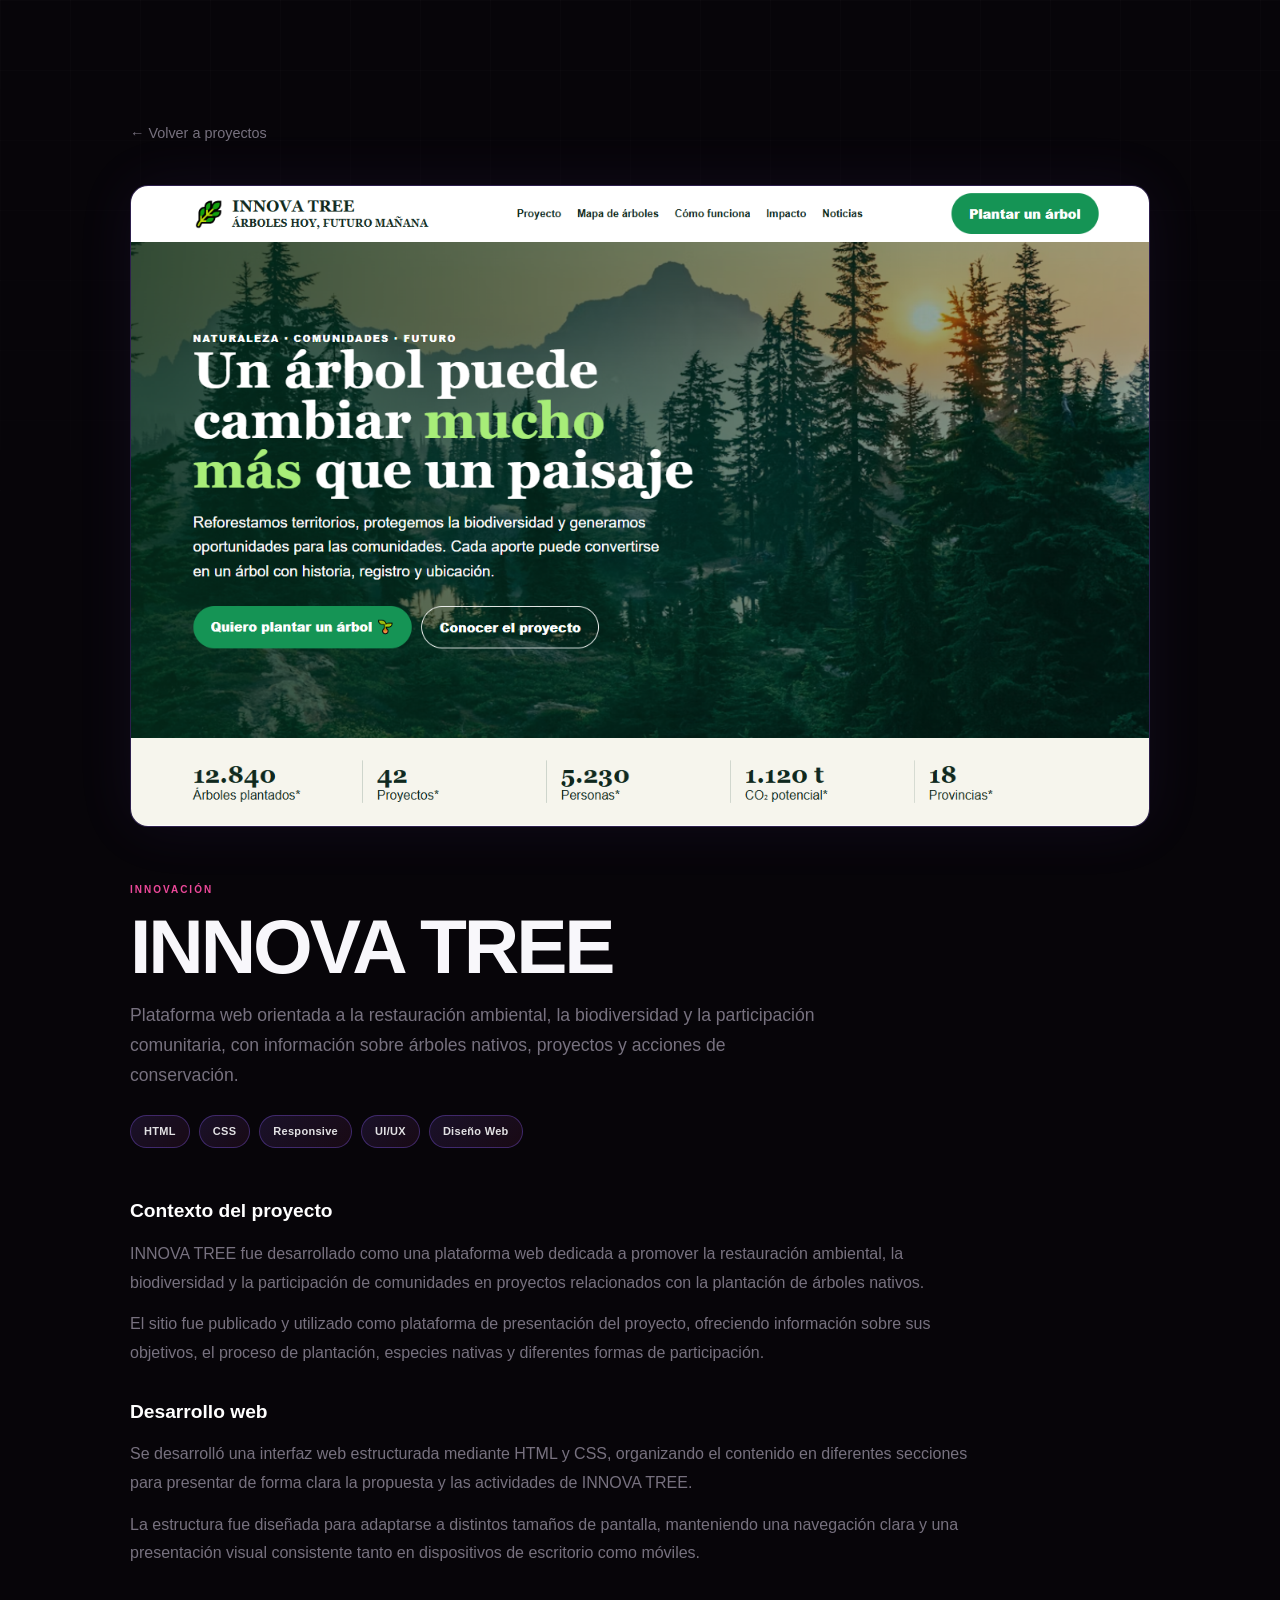
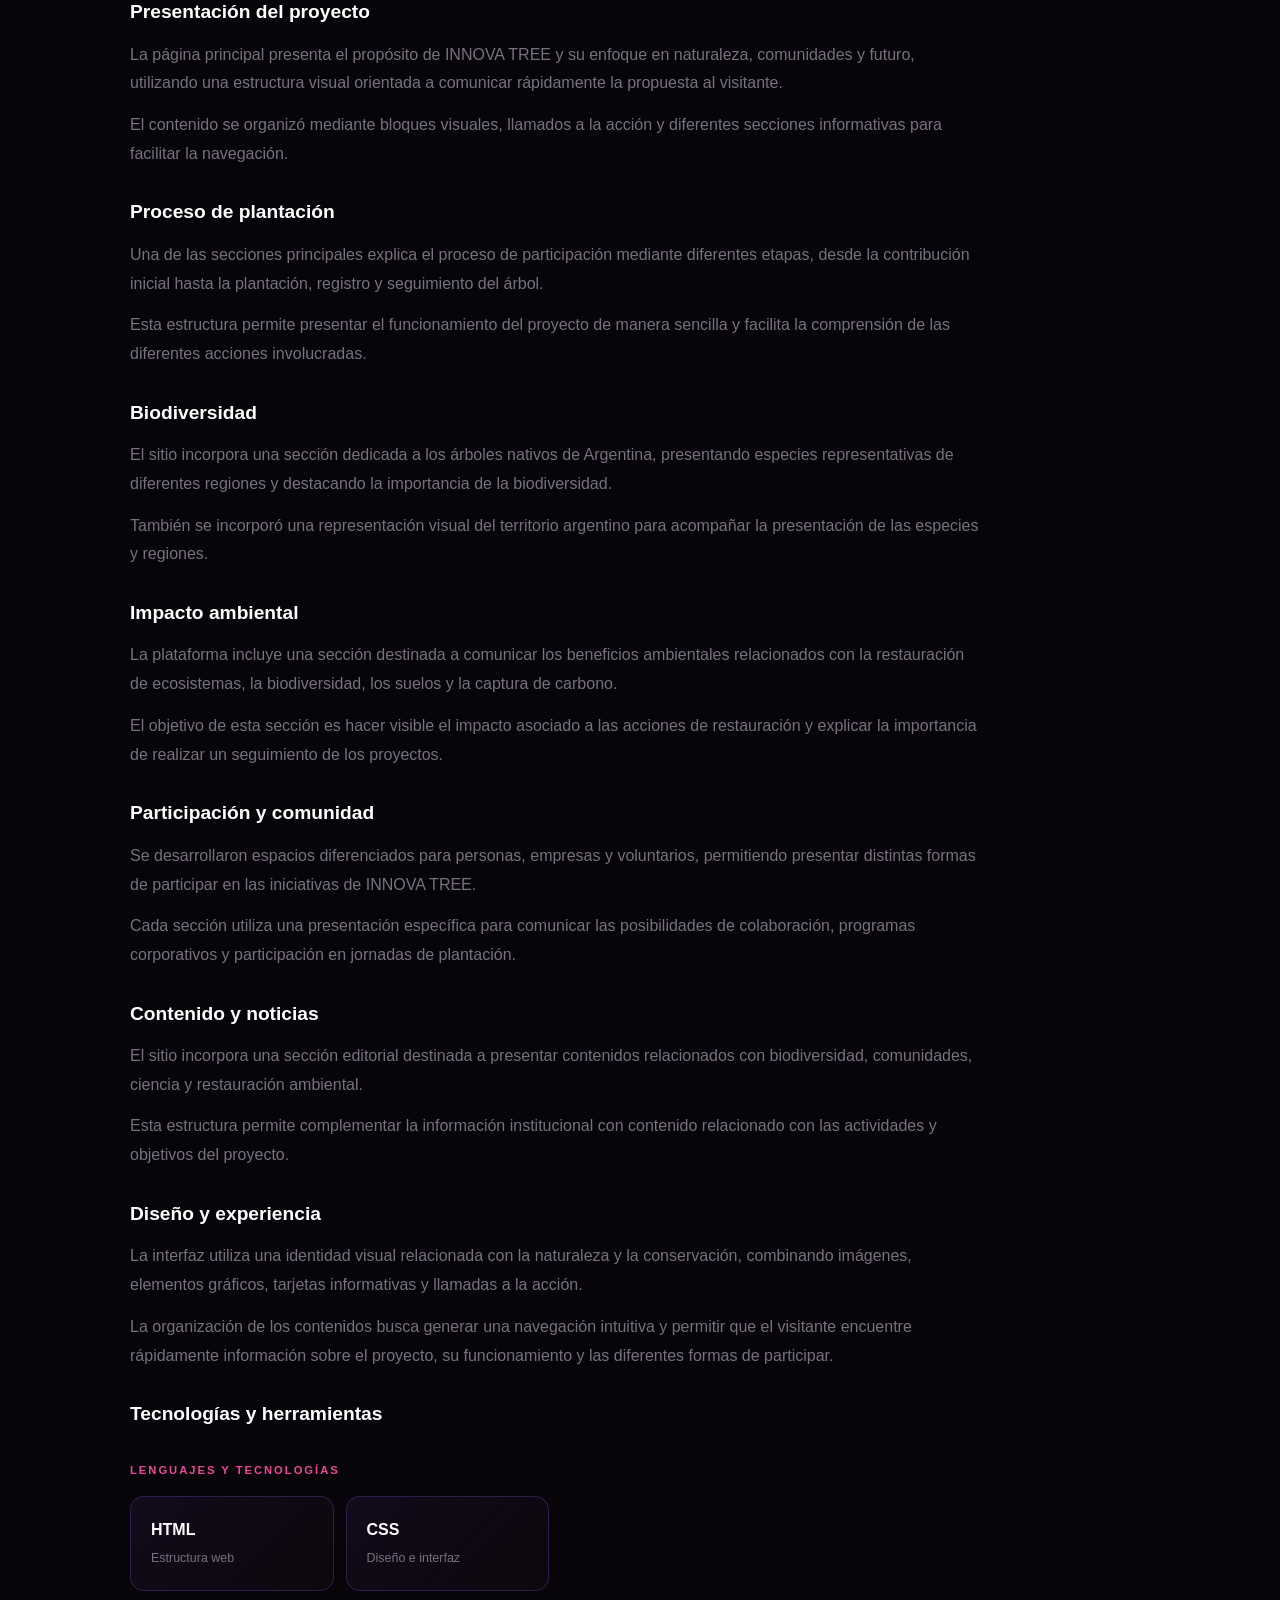
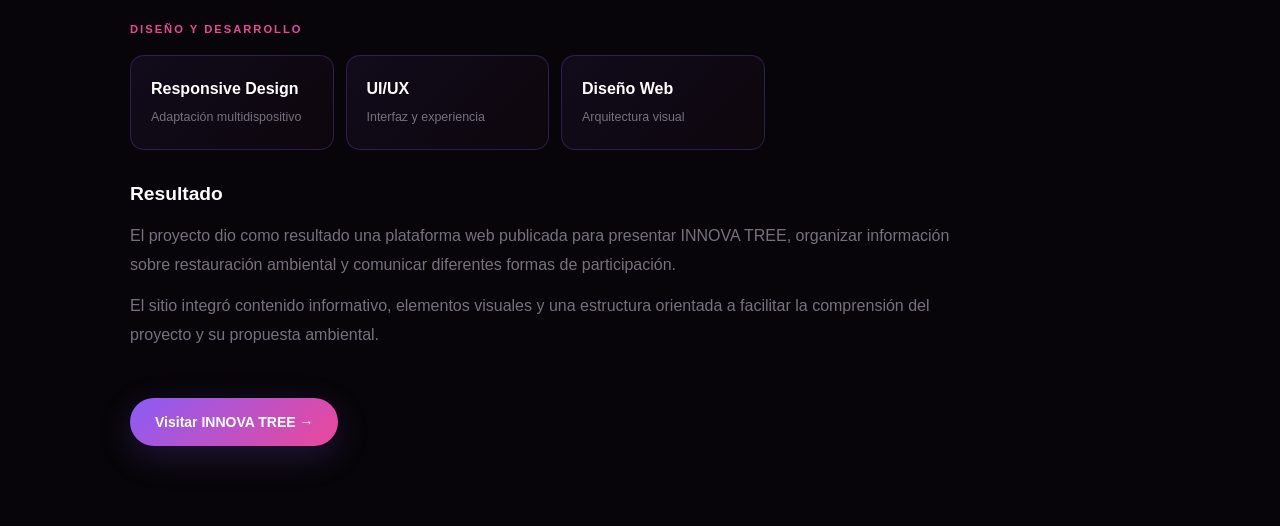
<file: proyectos/innova-tree.html>
<!DOCTYPE html>

<html lang="es">

<head>

    <meta charset="UTF-8">

    <meta
        name="viewport"
        content="width=device-width, initial-scale=1.0"
    >

    <title>
        INNOVA TREE | DIAZ YENIFER
    </title>

    <meta
        name="description"
        content="INNOVA TREE — Proyecto web enfocado en restauración ambiental, biodiversidad y participación comunitaria."
    >

    <meta
        name="author"
        content="DIAZ YENIFER"
    >

    <link
        rel="stylesheet"
        href="../style.css"
    >

    <link
        rel="icon"
        type="image/png"
        href="../assets/images/og-image.png"
    >

</head>

<body>

    <main>

        <section class="project-detail">

            <a
                href="../index.html#proyectos"
                class="project-back"
            >
                ← Volver a proyectos
            </a>


            <!-- *IMAGEN PRINCIPAL* -->

            <div class="project-detail-image">

                <img
                    src="../assets/images/innova_tree.png"
                    alt="Vista de la plataforma INNOVA TREE"
                >

            </div>


            <!-- *ENCABEZADO* -->

            <div class="project-detail-content">

                <span class="project-category">
                    INNOVACIÓN
                </span>

                <h1>
                    INNOVA TREE
                </h1>

                <p class="project-detail-intro">
                    Plataforma web orientada a la restauración ambiental,
                    la biodiversidad y la participación comunitaria,
                    con información sobre árboles nativos, proyectos
                    y acciones de conservación.
                </p>


                <div class="project-tags">

                    <span>HTML</span>
                    <span>CSS</span>
                    <span>Responsive</span>
                    <span>UI/UX</span>
                    <span>Diseño Web</span>

                </div>


                <!-- *CONTEXTO* -->

                <div class="project-detail-text">

                    <h2>
                        Contexto del proyecto
                    </h2>

                    <p>
                        INNOVA TREE fue desarrollado como una plataforma
                        web dedicada a promover la restauración ambiental,
                        la biodiversidad y la participación de comunidades
                        en proyectos relacionados con la plantación de
                        árboles nativos.
                    </p>

                    <p>
                        El sitio fue publicado y utilizado como plataforma
                        de presentación del proyecto, ofreciendo información
                        sobre sus objetivos, el proceso de plantación,
                        especies nativas y diferentes formas de participación.
                    </p>


                    <!-- *DESARROLLO WEB* -->

                    <h2>
                        Desarrollo web
                    </h2>

                    <p>
                        Se desarrolló una interfaz web estructurada mediante
                        HTML y CSS, organizando el contenido en diferentes
                        secciones para presentar de forma clara la propuesta
                        y las actividades de INNOVA TREE.
                    </p>

                    <p>
                        La estructura fue diseñada para adaptarse a distintos
                        tamaños de pantalla, manteniendo una navegación clara
                        y una presentación visual consistente tanto en
                        dispositivos de escritorio como móviles.
                    </p>


                    <!-- *PRESENTACIÓN DEL PROYECTO* -->

                    <h2>
                        Presentación del proyecto
                    </h2>

                    <p>
                        La página principal presenta el propósito de
                        INNOVA TREE y su enfoque en naturaleza, comunidades
                        y futuro, utilizando una estructura visual orientada
                        a comunicar rápidamente la propuesta al visitante.
                    </p>

                    <p>
                        El contenido se organizó mediante bloques visuales,
                        llamados a la acción y diferentes secciones
                        informativas para facilitar la navegación.
                    </p>


                    <!-- *CÓMO FUNCIONA* -->

                    <h2>
                        Proceso de plantación
                    </h2>

                    <p>
                        Una de las secciones principales explica el proceso
                        de participación mediante diferentes etapas, desde
                        la contribución inicial hasta la plantación,
                        registro y seguimiento del árbol.
                    </p>

                    <p>
                        Esta estructura permite presentar el funcionamiento
                        del proyecto de manera sencilla y facilita la
                        comprensión de las diferentes acciones involucradas.
                    </p>


                    <!-- *BIODIVERSIDAD* -->

                    <h2>
                        Biodiversidad
                    </h2>

                    <p>
                        El sitio incorpora una sección dedicada a los
                        árboles nativos de Argentina, presentando especies
                        representativas de diferentes regiones y destacando
                        la importancia de la biodiversidad.
                    </p>

                    <p>
                        También se incorporó una representación visual del
                        territorio argentino para acompañar la presentación
                        de las especies y regiones.
                    </p>


                    <!-- *IMPACTO* -->

                    <h2>
                        Impacto ambiental
                    </h2>

                    <p>
                        La plataforma incluye una sección destinada a
                        comunicar los beneficios ambientales relacionados
                        con la restauración de ecosistemas, la biodiversidad,
                        los suelos y la captura de carbono.
                    </p>

                    <p>
                        El objetivo de esta sección es hacer visible el
                        impacto asociado a las acciones de restauración y
                        explicar la importancia de realizar un seguimiento
                        de los proyectos.
                    </p>


                    <!-- *PARTICIPACIÓN* -->

                    <h2>
                        Participación y comunidad
                    </h2>

                    <p>
                        Se desarrollaron espacios diferenciados para
                        personas, empresas y voluntarios, permitiendo
                        presentar distintas formas de participar en las
                        iniciativas de INNOVA TREE.
                    </p>

                    <p>
                        Cada sección utiliza una presentación específica
                        para comunicar las posibilidades de colaboración,
                        programas corporativos y participación en jornadas
                        de plantación.
                    </p>


                    <!-- *NOTICIAS* -->

                    <h2>
                        Contenido y noticias
                    </h2>

                    <p>
                        El sitio incorpora una sección editorial destinada
                        a presentar contenidos relacionados con biodiversidad,
                        comunidades, ciencia y restauración ambiental.
                    </p>

                    <p>
                        Esta estructura permite complementar la información
                        institucional con contenido relacionado con las
                        actividades y objetivos del proyecto.
                    </p>


                    <!-- *EXPERIENCIA VISUAL* -->

                    <h2>
                        Diseño y experiencia
                    </h2>

                    <p>
                        La interfaz utiliza una identidad visual relacionada
                        con la naturaleza y la conservación, combinando
                        imágenes, elementos gráficos, tarjetas informativas
                        y llamadas a la acción.
                    </p>

                    <p>
                        La organización de los contenidos busca generar una
                        navegación intuitiva y permitir que el visitante
                        encuentre rápidamente información sobre el proyecto,
                        su funcionamiento y las diferentes formas de participar.
                    </p>


                    <!-- *TECNOLOGÍAS* -->

                    <div class="tech-section">

                        <h2>
                            Tecnologías y herramientas
                        </h2>

                        <div class="tech-group">

                            <span class="tech-group-title">
                                LENGUAJES Y TECNOLOGÍAS
                            </span>

                            <div class="tech-grid">

                                <div class="tech-item">

                                    <strong>
                                        HTML
                                    </strong>

                                    <span>
                                        Estructura web
                                    </span>

                                </div>

                                <div class="tech-item">

                                    <strong>
                                        CSS
                                    </strong>

                                    <span>
                                        Diseño e interfaz
                                    </span>

                                </div>

                            </div>

                        </div>


                        <div class="tech-group">

                            <span class="tech-group-title">
                                DISEÑO Y DESARROLLO
                            </span>

                            <div class="tech-grid">

                                <div class="tech-item">

                                    <strong>
                                        Responsive Design
                                    </strong>

                                    <span>
                                        Adaptación multidispositivo
                                    </span>

                                </div>

                                <div class="tech-item">

                                    <strong>
                                        UI/UX
                                    </strong>

                                    <span>
                                        Interfaz y experiencia
                                    </span>

                                </div>

                                <div class="tech-item">

                                    <strong>
                                        Diseño Web
                                    </strong>

                                    <span>
                                        Arquitectura visual
                                    </span>

                                </div>

                            </div>

                        </div>

                    </div>


                    <!-- *RESULTADO* -->

                    <h2>
                        Resultado
                    </h2>

                    <p>
                        El proyecto dio como resultado una plataforma web
                        publicada para presentar INNOVA TREE, organizar
                        información sobre restauración ambiental y comunicar
                        diferentes formas de participación.
                    </p>

                    <p>
                        El sitio integró contenido informativo, elementos
                        visuales y una estructura orientada a facilitar la
                        comprensión del proyecto y su propuesta ambiental.
                    </p>

                </div>


                <!-- *ENLACE AL PROYECTO* -->

                <a
                    href="#"
                    class="btn btn-primary"
                    target="_blank"
                    rel="noopener noreferrer"
                >
                    Visitar INNOVA TREE →
                </a>

            </div>

        </section>

    </main>


    <!-- *VOLVER ARRIBA* -->

    <button
        id="backToTop"
        class="back-to-top"
        type="button"
        aria-label="Volver arriba"
    >
        ↑
    </button>


    <script>

        const backToTop =
            document.getElementById("backToTop");

        window.addEventListener("scroll", function () {

            if (window.scrollY > 150) {

                backToTop.classList.add("visible");

            } else {

                backToTop.classList.remove("visible");

            }

        });


        backToTop.addEventListener("click", function () {

            window.scrollTo({

                top: 0,

                behavior: "smooth"

            });

        });

    </script>


</body>

</html>
</file>
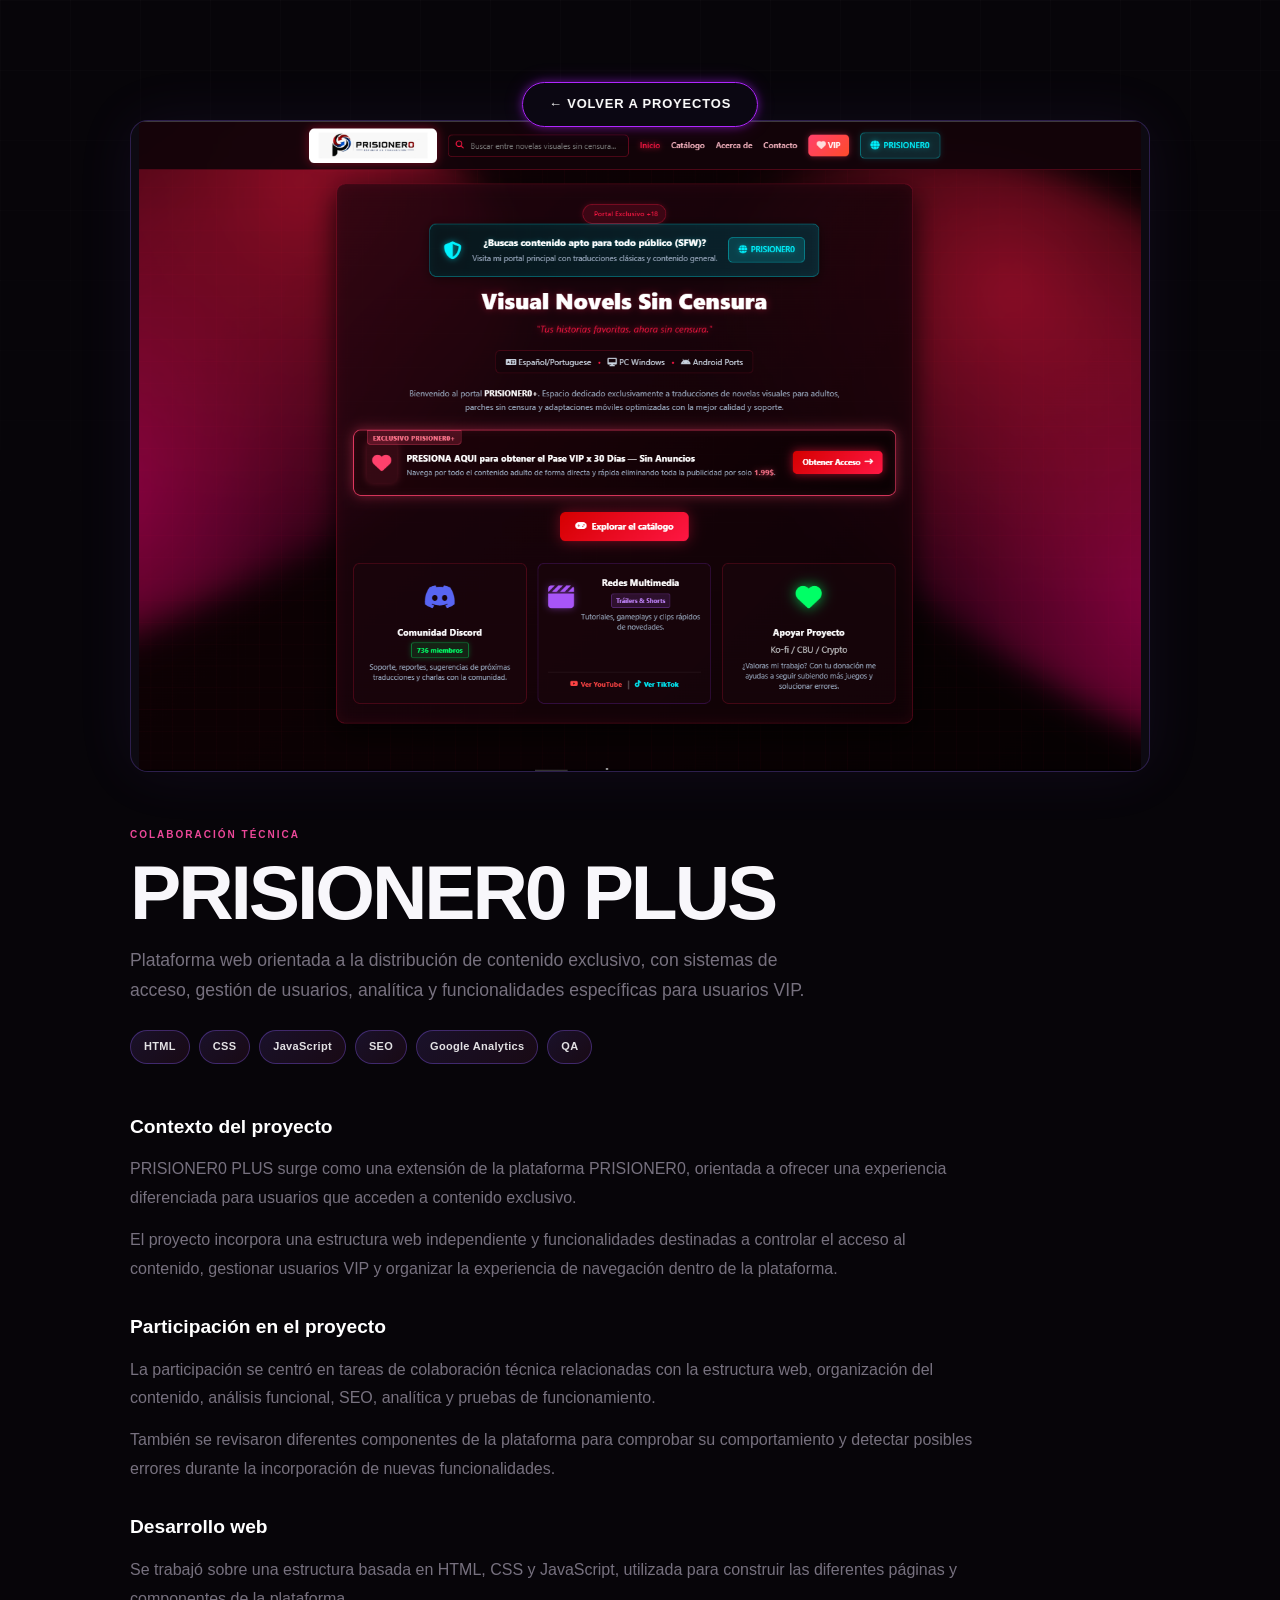
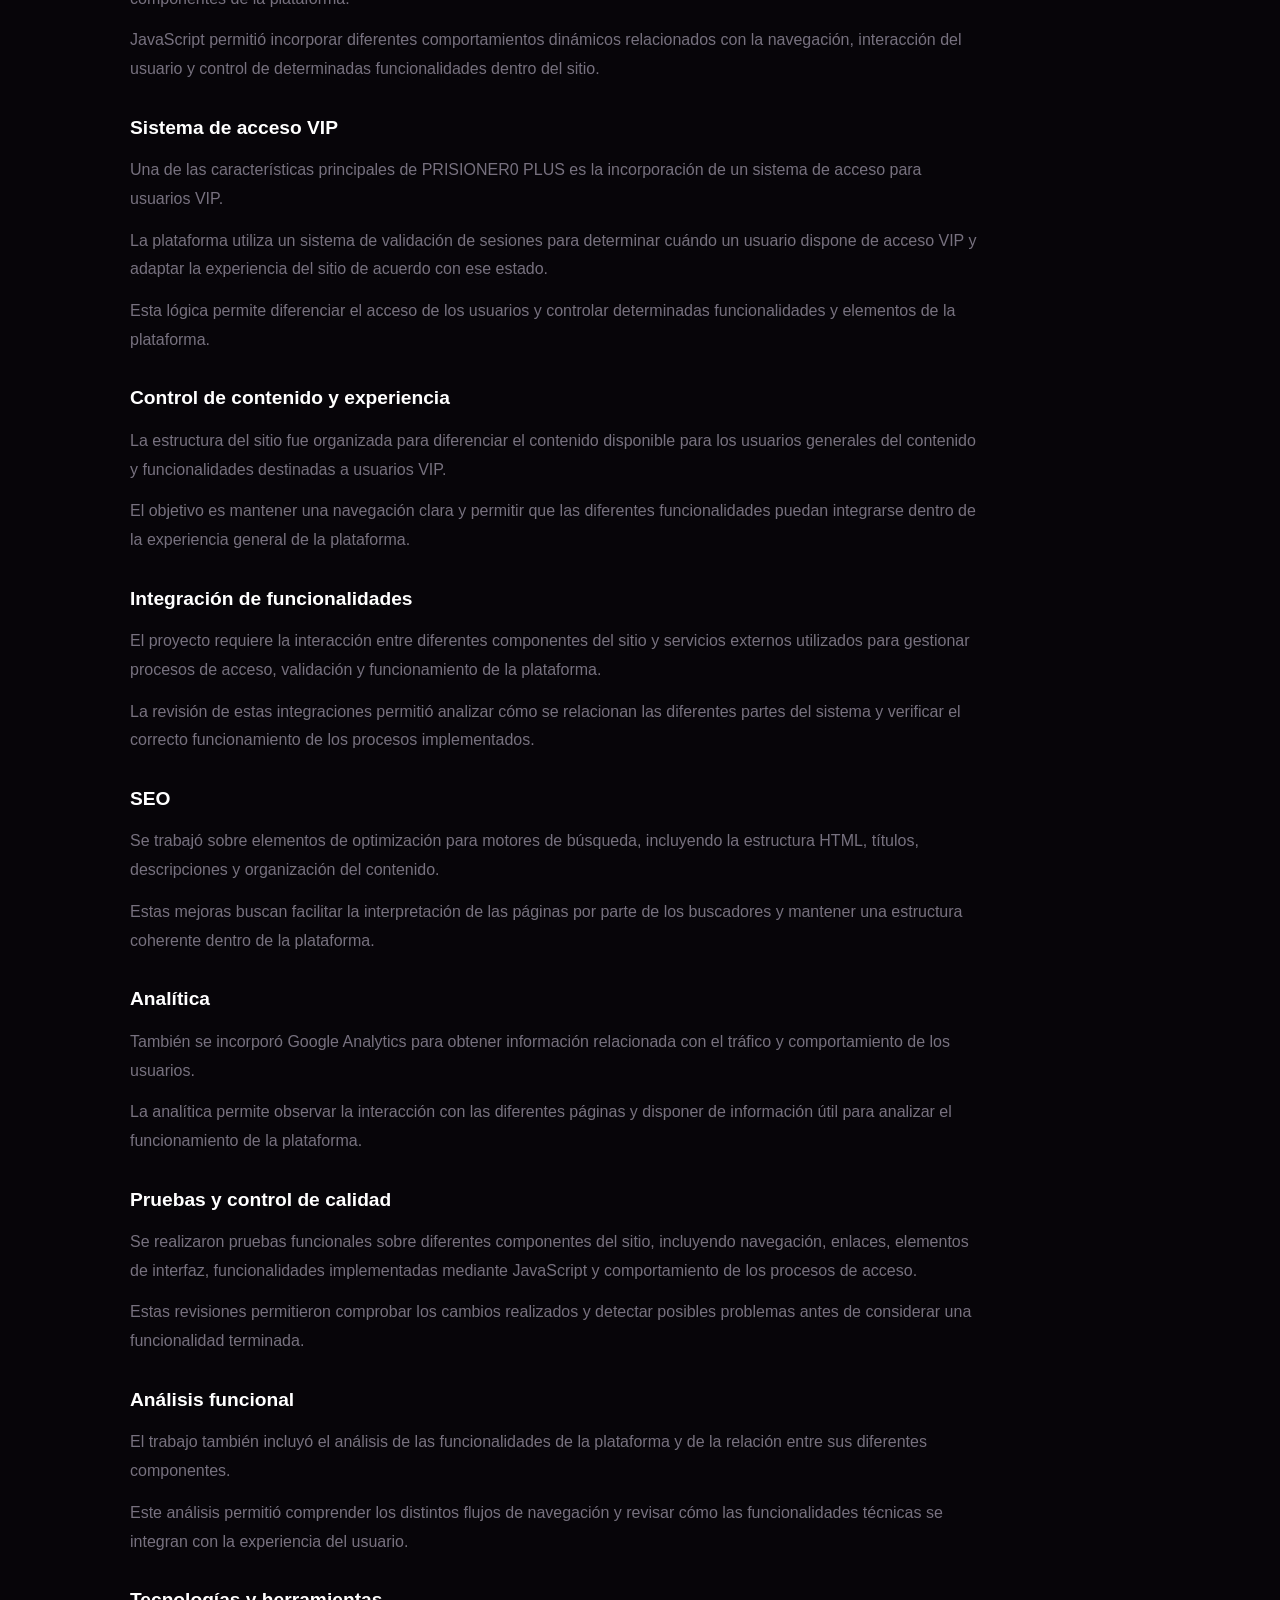
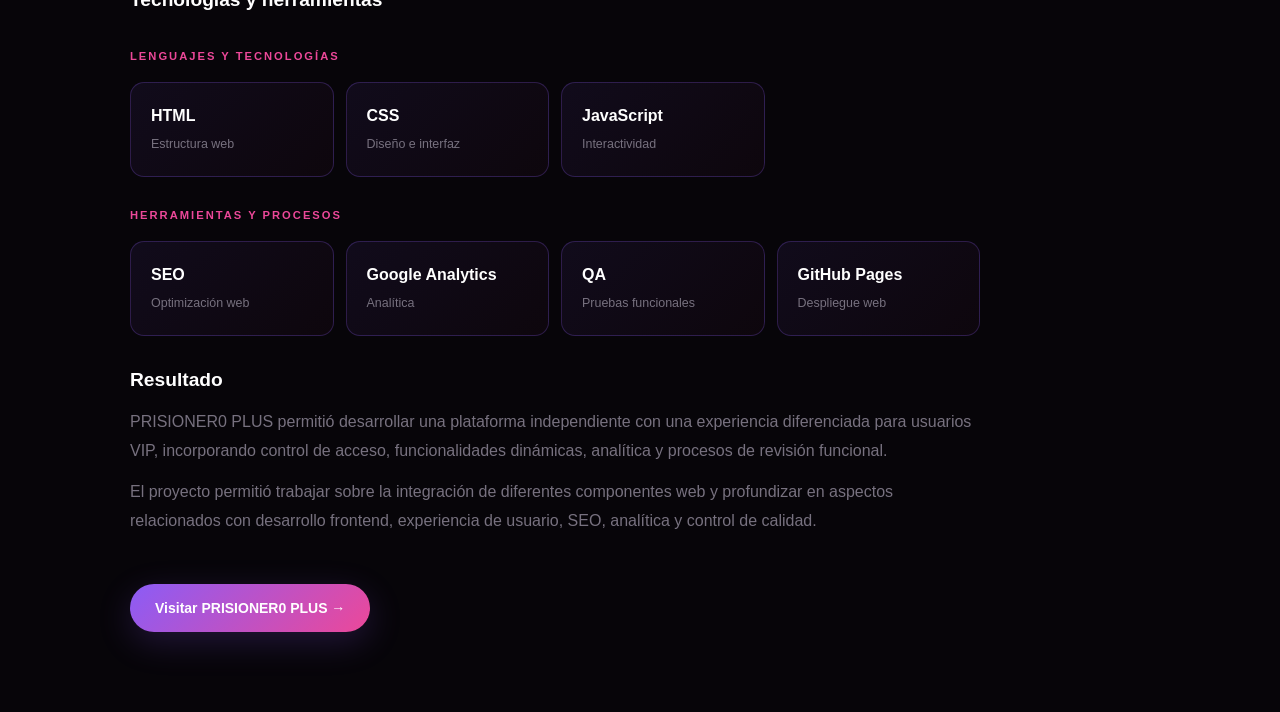
<file: proyectos/prisioner0-plus.html>
<!DOCTYPE html>
<html lang="es">

<head>

    <meta charset="UTF-8">

    <meta
        name="viewport"
        content="width=device-width, initial-scale=1.0"
    >

    <title>
        PRISIONER0 PLUS | DIAZ YENIFER
    </title>

    <meta
        name="description"
        content="PRISIONER0 PLUS — Plataforma web de contenido exclusivo, control de acceso y analítica."
    >

    <meta
        name="author"
        content="DIAZ YENIFER"
    >

    <link
        rel="stylesheet"
        href="../style.css"
    >

</head>

<body>

    <a
    href="../index.html#proyectos"
    class="floating-project-back"
>
    ← Volver a proyectos
</a>

<main>

    <section class="project-detail">


        <div class="project-detail-image">

            <img
                src="../assets/images/prisioner0plus.png"
                alt="Vista de la plataforma PRISIONER0 PLUS"
            >

        </div>


        <div class="project-detail-content">

            <span class="project-category">
                COLABORACIÓN TÉCNICA
            </span>


            <h1>
                PRISIONER0 PLUS
            </h1>


            <p class="project-detail-intro">

                Plataforma web orientada a la distribución
                de contenido exclusivo, con sistemas de
                acceso, gestión de usuarios, analítica y
                funcionalidades específicas para usuarios VIP.

            </p>


            <div class="project-tags">

                <span>HTML</span>
                <span>CSS</span>
                <span>JavaScript</span>
                <span>SEO</span>
                <span>Google Analytics</span>
                <span>QA</span>

            </div>


            <div class="project-detail-text">


                <h2>
                    Contexto del proyecto
                </h2>


                <p>

                    PRISIONER0 PLUS surge como una extensión
                    de la plataforma PRISIONER0, orientada a
                    ofrecer una experiencia diferenciada para
                    usuarios que acceden a contenido exclusivo.

                </p>


                <p>

                    El proyecto incorpora una estructura web
                    independiente y funcionalidades destinadas
                    a controlar el acceso al contenido, gestionar
                    usuarios VIP y organizar la experiencia de
                    navegación dentro de la plataforma.

                </p>


                <h2>
                    Participación en el proyecto
                </h2>


                <p>

                    La participación se centró en tareas de
                    colaboración técnica relacionadas con la
                    estructura web, organización del contenido,
                    análisis funcional, SEO, analítica y pruebas
                    de funcionamiento.

                </p>


                <p>

                    También se revisaron diferentes componentes
                    de la plataforma para comprobar su
                    comportamiento y detectar posibles errores
                    durante la incorporación de nuevas
                    funcionalidades.

                </p>


                <h2>
                    Desarrollo web
                </h2>


                <p>

                    Se trabajó sobre una estructura basada en
                    HTML, CSS y JavaScript, utilizada para
                    construir las diferentes páginas y
                    componentes de la plataforma.

                </p>


                <p>

                    JavaScript permitió incorporar diferentes
                    comportamientos dinámicos relacionados con
                    la navegación, interacción del usuario y
                    control de determinadas funcionalidades
                    dentro del sitio.

                </p>


                <h2>
                    Sistema de acceso VIP
                </h2>


                <p>

                    Una de las características principales de
                    PRISIONER0 PLUS es la incorporación de un
                    sistema de acceso para usuarios VIP.

                </p>


                <p>

                    La plataforma utiliza un sistema de
                    validación de sesiones para determinar
                    cuándo un usuario dispone de acceso VIP y
                    adaptar la experiencia del sitio de acuerdo
                    con ese estado.

                </p>


                <p>

                    Esta lógica permite diferenciar el acceso
                    de los usuarios y controlar determinadas
                    funcionalidades y elementos de la
                    plataforma.

                </p>


                <h2>
                    Control de contenido y experiencia
                </h2>


                <p>

                    La estructura del sitio fue organizada para
                    diferenciar el contenido disponible para
                    los usuarios generales del contenido y
                    funcionalidades destinadas a usuarios VIP.

                </p>


                <p>

                    El objetivo es mantener una navegación clara
                    y permitir que las diferentes funcionalidades
                    puedan integrarse dentro de la experiencia
                    general de la plataforma.

                </p>


                <h2>
                    Integración de funcionalidades
                </h2>


                <p>

                    El proyecto requiere la interacción entre
                    diferentes componentes del sitio y servicios
                    externos utilizados para gestionar procesos
                    de acceso, validación y funcionamiento de la
                    plataforma.

                </p>


                <p>

                    La revisión de estas integraciones permitió
                    analizar cómo se relacionan las diferentes
                    partes del sistema y verificar el correcto
                    funcionamiento de los procesos implementados.

                </p>


                <h2>
                    SEO
                </h2>


                <p>

                    Se trabajó sobre elementos de optimización
                    para motores de búsqueda, incluyendo la
                    estructura HTML, títulos, descripciones y
                    organización del contenido.

                </p>


                <p>

                    Estas mejoras buscan facilitar la
                    interpretación de las páginas por parte de
                    los buscadores y mantener una estructura
                    coherente dentro de la plataforma.

                </p>


                <h2>
                    Analítica
                </h2>


                <p>

                    También se incorporó Google Analytics para
                    obtener información relacionada con el
                    tráfico y comportamiento de los usuarios.

                </p>


                <p>

                    La analítica permite observar la interacción
                    con las diferentes páginas y disponer de
                    información útil para analizar el
                    funcionamiento de la plataforma.

                </p>


                <h2>
                    Pruebas y control de calidad
                </h2>


                <p>

                    Se realizaron pruebas funcionales sobre
                    diferentes componentes del sitio, incluyendo
                    navegación, enlaces, elementos de interfaz,
                    funcionalidades implementadas mediante
                    JavaScript y comportamiento de los procesos
                    de acceso.

                </p>


                <p>

                    Estas revisiones permitieron comprobar los
                    cambios realizados y detectar posibles
                    problemas antes de considerar una
                    funcionalidad terminada.

                </p>


                <h2>
                    Análisis funcional
                </h2>


                <p>

                    El trabajo también incluyó el análisis de
                    las funcionalidades de la plataforma y de
                    la relación entre sus diferentes componentes.

                </p>


                <p>

                    Este análisis permitió comprender los
                    distintos flujos de navegación y revisar
                    cómo las funcionalidades técnicas se
                    integran con la experiencia del usuario.

                </p>


<div class="tech-section">

    <h2>
        Tecnologías y herramientas
    </h2>

    <div class="tech-group">

        <span class="tech-group-title">
            LENGUAJES Y TECNOLOGÍAS
        </span>

        <div class="tech-grid">

            <div class="tech-item">
                <strong>HTML</strong>
                <span>Estructura web</span>
            </div>

            <div class="tech-item">
                <strong>CSS</strong>
                <span>Diseño e interfaz</span>
            </div>

            <div class="tech-item">
                <strong>JavaScript</strong>
                <span>Interactividad</span>
            </div>

        </div>

    </div>


    <div class="tech-group">

        <span class="tech-group-title">
            HERRAMIENTAS Y PROCESOS
        </span>

        <div class="tech-grid">

            <div class="tech-item">
                <strong>SEO</strong>
                <span>Optimización web</span>
            </div>

            <div class="tech-item">
                <strong>Google Analytics</strong>
                <span>Analítica</span>
            </div>

            <div class="tech-item">
                <strong>QA</strong>
                <span>Pruebas funcionales</span>
            </div>

            <div class="tech-item">
                <strong>GitHub Pages</strong>
                <span>Despliegue web</span>
            </div>

        </div>

    </div>

</div>


                <h2>
                    Resultado
                </h2>


                <p>

                    PRISIONER0 PLUS permitió desarrollar una
                    plataforma independiente con una experiencia
                    diferenciada para usuarios VIP, incorporando
                    control de acceso, funcionalidades dinámicas,
                    analítica y procesos de revisión funcional.

                </p>


                <p>

                    El proyecto permitió trabajar sobre la
                    integración de diferentes componentes web y
                    profundizar en aspectos relacionados con
                    desarrollo frontend, experiencia de usuario,
                    SEO, analítica y control de calidad.

                </p>


            </div>


            <a
                href="https://prisioner0plus.com"
                class="btn btn-primary"
                target="_blank"
                rel="noopener noreferrer"
            >
                Visitar PRISIONER0 PLUS →
            </a>


        </div>

    </section>

</main>

<button
    id="backToTop"
    class="back-to-top"
    type="button"
    aria-label="Volver arriba"
>
    ↑
</button>

<button
    id="backToTop"
    class="back-to-top"
    type="button"
    aria-label="Volver arriba"
>
    ↑
</button>

<script>
    const backToTop = document.getElementById("backToTop");

    window.addEventListener("scroll", function () {

        if (window.scrollY > 150) {
            backToTop.classList.add("visible");
        } else {
            backToTop.classList.remove("visible");
        }

    });

    backToTop.addEventListener("click", function () {

        window.scrollTo({
            top: 0,
            behavior: "smooth"
        });

    });
</script>

</body>

</html>
</file>
<file: style.css>
/* =========================================================
   YENIFER DIAZ — PORTFOLIO
   Estilo: Futurista / Elegante / Dark Tech
   ========================================================= */


/* =========================================================
   VARIABLES
   ========================================================= */

:root {
    --bg: #070509;
    --bg-secondary: #0d0911;
    --surface: rgba(255, 255, 255, 0.035);
    --surface-hover: rgba(255, 255, 255, 0.06);

    --purple: #8b5cf6;
    --purple-dark: #5b21b6;
    --fuchsia: #ec4899;
    --pink: #f472b6;

    --text: #f8f7fb;
    --text-secondary: #b8b2c1;
    --text-muted: #77717f;

    --border: rgba(255, 255, 255, 0.09);

    --gradient:
        linear-gradient(
            135deg,
            #8b5cf6 0%,
            #ec4899 100%
        );

    --max-width: 1200px;

    --radius: 18px;
}


/* =========================================================
   RESET
   ========================================================= */

   /* =========================================
   BOTÓN VOLVER ARRIBA
   ========================================= */

.back-to-top {
    position: fixed;
    right: 30px;
    bottom: 30px;

    width: 46px;
    height: 46px;

    display: flex;
    align-items: center;
    justify-content: center;

    border: 1px solid rgba(139, 92, 246, 0.35);
    border-radius: 50%;

    background:
        rgba(13, 10, 18, 0.9);

    color: #fff;

    font-size: 20px;
    font-weight: 400;

    cursor: pointer;

    opacity: 0;
    visibility: hidden;
    pointer-events: none;

    transform: translateY(10px);

    box-shadow:
        0 8px 30px rgba(0, 0, 0, 0.3);

    backdrop-filter: blur(10px);

    transition:
        opacity 0.3s ease,
        visibility 0.3s ease,
        transform 0.3s ease,
        border-color 0.3s ease,
        color 0.3s ease;
}

.back-to-top.visible {
    opacity: 1;
    visibility: visible;
    pointer-events: auto;
    transform: translateY(0);
}

.back-to-top:hover {
    border-color: #ec4899;
    color: #ec4899;

    transform: translateY(-3px);

    box-shadow:
        0 10px 35px rgba(139, 92, 246, 0.18);
}

* {
    margin: 0;
    padding: 0;
    box-sizing: border-box;
}

html {
    scroll-behavior: smooth;
}

body {
    background: var(--bg);
    color: var(--text);
    font-family:
        Inter,
        "Segoe UI",
        Roboto,
        Helvetica,
        Arial,
        sans-serif;

    line-height: 1.6;

    overflow-x: hidden;
}

a {
    color: inherit;
    text-decoration: none;
}

button,
a {
    -webkit-tap-highlight-color: transparent;
}


/* =========================================================
   FONDO
   ========================================================= */

body::before {
    content: "";

    position: fixed;
    inset: 0;

    pointer-events: none;

    background-image:
        linear-gradient(
            rgba(255, 255, 255, 0.015) 1px,
            transparent 1px
        ),
        linear-gradient(
            90deg,
            rgba(255, 255, 255, 0.015) 1px,
            transparent 1px
        );

    background-size: 70px 70px;

    mask-image: linear-gradient(
        to bottom,
        black,
        transparent 80%
    );

    z-index: -3;
}

.background-glow {
    position: fixed;

    width: 600px;
    height: 600px;

    border-radius: 50%;

    filter: blur(120px);

    pointer-events: none;

    opacity: 0.16;

    z-index: -2;
}

.glow-one {
    top: -250px;
    left: -200px;

    background: var(--purple);
}

.glow-two {
    top: 30%;
    right: -300px;

    background: var(--fuchsia);
}


/* =========================================================
   NAVBAR
   ========================================================= */

.navbar {
    position: fixed;

    top: 0;
    left: 0;

    width: 100%;

    height: 76px;

    display: flex;
    align-items: center;
    justify-content: space-between;

    padding: 0 40px;

    background: rgba(7, 5, 9, 0.72);

    border-bottom: 1px solid rgba(255, 255, 255, 0.06);

    backdrop-filter: blur(18px);
    -webkit-backdrop-filter: blur(18px);

    z-index: 1000;
}

.logo {
    font-size: 20px;
    font-weight: 800;
    letter-spacing: 2px;
}

.logo span,
.footer-logo span {
    color: var(--fuchsia);
}

.nav-links {
    display: flex;
    align-items: center;
    gap: 30px;
}

.nav-links a {
    position: relative;

    color: var(--text-secondary);

    font-size: 14px;

    transition:
        color 0.3s ease;
}

.nav-links a::after {
    content: "";

    position: absolute;

    left: 0;
    bottom: -7px;

    width: 0;
    height: 1px;

    background: var(--gradient);

    transition:
        width 0.3s ease;
}

.nav-links a:hover {
    color: var(--text);
}

.nav-links a:hover::after {
    width: 100%;
}

.nav-cv {
    padding: 9px 18px;

    border: 1px solid rgba(236, 72, 153, 0.5);

    border-radius: 999px;

    font-size: 13px;
    font-weight: 600;

    color: var(--text);

    transition:
        background 0.3s ease,
        border-color 0.3s ease,
        transform 0.3s ease;
}

.nav-cv:hover {
    background: rgba(236, 72, 153, 0.1);

    border-color: var(--fuchsia);

    transform: translateY(-2px);
}


/* =========================================================
   HERO
   ========================================================= */

.hero {
    position: relative;

    min-height: 100vh;

    max-width: var(--max-width);

    margin: 0 auto;

    padding:
        150px 40px
        100px;

    display: grid;

    grid-template-columns:
        1.1fr
        0.9fr;

    align-items: center;

    gap: 60px;
}

.hero-content {
    position: relative;

    z-index: 2;
}

.hero-label {
    display: inline-flex;

    align-items: center;

    gap: 9px;

    margin-bottom: 25px;

    color: var(--text-secondary);

    font-size: 12px;

    letter-spacing: 3px;

    text-transform: uppercase;
}

.status-dot {
    width: 7px;
    height: 7px;

    border-radius: 50%;

    background: var(--fuchsia);

    box-shadow:
        0 0 12px var(--fuchsia);
}

.hero h1 {
    max-width: 800px;

    font-size:
        clamp(42px, 5vw, 72px);

    line-height: 1.05;

    letter-spacing: -3px;

    font-weight: 700;
}

.hero h1 span {
    color: var(--fuchsia);

    font-weight: 400;
}

.hero-subtitle {
    margin-top: 18px;

    color: var(--purple);

    font-size: 18px;

    letter-spacing: 5px;

    text-transform: uppercase;

    font-weight: 600;
}

.hero-description {
    max-width: 650px;

    margin-top: 28px;

    color: var(--text-secondary);

    font-size: 17px;

    line-height: 1.8;
}

.hero-buttons {
    display: flex;

    align-items: center;

    gap: 14px;

    margin-top: 38px;
}


/* =========================================================
   BOTONES
   ========================================================= */

.btn {
    display: inline-flex;

    align-items: center;
    justify-content: center;

    min-height: 48px;

    padding: 0 25px;

    border-radius: 999px;

    font-size: 14px;

    font-weight: 600;

    transition:
        transform 0.3s ease,
        box-shadow 0.3s ease,
        background 0.3s ease,
        border-color 0.3s ease;
}

.btn-primary {
    background: var(--gradient);

    color: white;

    box-shadow:
        0 10px 35px rgba(139, 92, 246, 0.2);
}

.btn-primary:hover {
    transform: translateY(-3px);

    box-shadow:
        0 15px 45px rgba(236, 72, 153, 0.3);
}

.btn-secondary {
    border: 1px solid var(--border);

    color: var(--text-secondary);

    background: rgba(255, 255, 255, 0.025);
}

.btn-secondary:hover {
    border-color: rgba(236, 72, 153, 0.45);

    color: var(--text);

    transform: translateY(-3px);
}


/* =========================================================
   HERO VISUAL
   ========================================================= */

.hero-visual {
    position: relative;

    min-height: 500px;

    display: flex;

    align-items: center;
    justify-content: center;
}

.orb {
    position: relative;

    width: 280px;
    height: 280px;

    border-radius: 50%;

    background:
        radial-gradient(
            circle at 35% 30%,
            rgba(255,255,255,0.25),
            transparent 12%
        ),
        radial-gradient(
            circle,
            rgba(236,72,153,0.7),
            rgba(139,92,246,0.45) 40%,
            rgba(15,8,20,0.9) 70%
        );

    box-shadow:
        0 0 80px rgba(139, 92, 246, 0.35),
        0 0 160px rgba(236, 72, 153, 0.12);

    animation:
        floating 7s ease-in-out infinite;
}

.orb-ring {
    position: absolute;

    border: 1px solid rgba(236, 72, 153, 0.35);

    border-radius: 50%;

    transform:
        rotate(-25deg)
        skewX(-12deg);

    pointer-events: none;
}

.ring-one {
    width: 390px;
    height: 150px;
}

.ring-two {
    width: 460px;
    height: 190px;

    transform:
        rotate(25deg)
        skewX(10deg);

    border-color:
        rgba(139, 92, 246, 0.3);
}

.floating-card {
    position: absolute;

    padding: 9px 15px;

    background:
        rgba(12, 8, 16, 0.75);

    border:
        1px solid rgba(255, 255, 255, 0.1);

    border-radius: 10px;

    backdrop-filter: blur(12px);

    font-size: 10px;

    letter-spacing: 2px;

    color: var(--text-secondary);

    box-shadow:
        0 10px 30px rgba(0,0,0,0.25);

    animation:
        floating 5s ease-in-out infinite;
}

.card-one {
    top: 22%;
    left: 4%;
}

.card-two {
    right: 2%;
    top: 35%;

    animation-delay: -1.5s;
}

.card-three {
    bottom: 18%;
    left: 17%;

    animation-delay: -3s;
}

@keyframes floating {

    0%,
    100% {
        transform: translateY(0);
    }

    50% {
        transform: translateY(-13px);
    }

}


/* =========================================================
   SECCIONES
   ========================================================= */

.section {
    max-width: var(--max-width);

    margin: 0 auto;

    padding:
        120px 40px;
}

.section-heading {
    display: flex;

    align-items: flex-start;

    gap: 20px;

    margin-bottom: 55px;
}

.section-number {
    color: var(--fuchsia);

    font-size: 12px;

    letter-spacing: 2px;

    padding-top: 7px;
}

.section-label {
    margin-bottom: 6px;

    color: var(--purple);

    font-size: 11px;

    letter-spacing: 3px;

    font-weight: 600;
}

.section-heading h2 {
    font-size:
        clamp(32px, 4vw, 48px);

    letter-spacing: -1.5px;

    line-height: 1.1;
}


/* =========================================================
   PERFIL
   ========================================================= */

.profile-content {
    display: grid;

    grid-template-columns:
        1fr
        1fr;

    gap: 80px;
}

.profile-intro p {
    font-size: 26px;

    line-height: 1.45;

    color: var(--text);

    letter-spacing: -0.5px;
}

.profile-text {
    color: var(--text-secondary);

    font-size: 16px;
}

.profile-text p + p {
    margin-top: 22px;
}


/* =========================================================
   ESPECIALIDADES
   ========================================================= */

.specialties-grid {
    display: grid;
    grid-template-columns: repeat(3, 1fr);
    gap: 1.5rem;
}

.specialty-card {
    min-height: 260px;

    padding: 28px;

    background:
        linear-gradient(
            145deg,
            rgba(255,255,255,0.045),
            rgba(255,255,255,0.015)
        );

    border:
        1px solid var(--border);

    border-radius: var(--radius);

    transition:
        transform 0.35s ease,
        border-color 0.35s ease,
        background 0.35s ease;
}

.specialty-card:hover {
    transform: translateY(-7px);

    border-color:
        rgba(236, 72, 153, 0.35);

    background:
        linear-gradient(
            145deg,
            rgba(139,92,246,0.08),
            rgba(236,72,153,0.03)
        );
}

.specialty-number {
    display: block;

    margin-bottom: 55px;

    color: var(--fuchsia);

    font-size: 11px;

    letter-spacing: 2px;
}

.specialty-card h3 {
    margin-bottom: 13px;

    font-size: 19px;
}

.specialty-card p {
    color: var(--text-muted);

    font-size: 13px;

    line-height: 1.7;
}


/* =========================================================
   PROYECTOS
   ========================================================= */

.projects-grid {
    display: grid;

    grid-template-columns:
        repeat(2, 1fr);

    gap: 18px;
}

.project-card {
    overflow: hidden;

    background:
        rgba(255,255,255,0.025);

    border:
        1px solid var(--border);

    border-radius: var(--radius);

    transition:
        transform 0.35s ease,
        border-color 0.35s ease;
}

.project-card:hover {
    transform: translateY(-7px);

    border-color:
        rgba(139,92,246,0.4);
}

.project-card.featured {
    grid-column: span 2;
}

.project-image {
    min-height: 220px;

    display: flex;

    align-items: center;
    justify-content: center;

    position: relative;

    overflow: hidden;

    background:
        radial-gradient(
            circle at 50% 50%,
            rgba(139,92,246,0.2),
            transparent 55%
        ),
        linear-gradient(
            135deg,
            #10091a,
            #09070c
        );
}

.project-image::before {
    content: "";

    position: absolute;

    width: 250px;
    height: 250px;

    border-radius: 50%;

    border:
        1px solid rgba(236,72,153,0.3);

    box-shadow:
        0 0 70px rgba(236,72,153,0.12);

    z-index: 2;

    pointer-events: none;
}

.project-image img {
    width: 250px;
    height: 250px;

    object-fit: cover;

    border-radius: 50%;

    position: relative;

    z-index: 1;
}

.project-info {
    padding: 27px;
}

.project-category {
    color: var(--fuchsia);

    font-size: 10px;

    letter-spacing: 2px;

    font-weight: 600;
}

.project-info h3 {
    margin-top: 8px;

    font-size: 25px;
}

.project-info p {
    margin-top: 10px;

    color: var(--text-secondary);

    font-size: 14px;
}

.project-tags {
    display: flex;

    flex-wrap: wrap;

    gap: 9px;

    margin-top: 20px;
}

.project-tags span {
    padding: 7px 13px;

    border-radius: 999px;

    background:
        linear-gradient(
            135deg,
            rgba(139,92,246,0.14),
            rgba(236,72,153,0.08)
        );

    border:
        1px solid rgba(139,92,246,0.35);

    color: rgba(255,255,255,0.88);

    font-size: 11px;

    font-weight: 600;

    letter-spacing: 0.3px;

    transition:
        transform 0.25s ease,
        border-color 0.25s ease,
        background 0.25s ease,
        box-shadow 0.25s ease;
}

.project-tags span:hover {
    transform: translateY(-2px);

    border-color:
        rgba(236,72,153,0.65);

    background:
        linear-gradient(
            135deg,
            rgba(139,92,246,0.22),
            rgba(236,72,153,0.14)
        );

    box-shadow:
        0 5px 18px rgba(139,92,246,0.12);
}


/* =========================================================
   EXPERIENCIA
   ========================================================= */

.timeline {
    position: relative;

    margin-left: 12px;

    border-left:
        1px solid rgba(236,72,153,0.25);
}

.timeline-item {
    position: relative;

    display: grid;

    grid-template-columns:
        180px
        1fr;

    gap: 45px;

    padding:
        0
        0
        55px
        35px;
}

.timeline-item::before {
    content: "";

    position: absolute;

    left: -5px;
    top: 5px;

    width: 9px;
    height: 9px;

    border-radius: 50%;

    background: var(--fuchsia);

    box-shadow:
        0 0 15px rgba(236,72,153,0.6);
}

.timeline-date {
    color: var(--text-muted);

    font-size: 11px;

    letter-spacing: 1.5px;
}

.timeline-content h3 {
    font-size: 22px;

    margin-bottom: 10px;
}

.timeline-content p {
    max-width: 700px;

    color: var(--text-secondary);

    font-size: 14px;

    line-height: 1.8;
}


/* =========================================================
   FORMACIÓN
   ========================================================= */

.education-grid {
    display: grid;

    grid-template-columns:
        repeat(3, 1fr);

    gap: 15px;
}

.education-card {
    padding: 28px;

    min-height: 210px;

    border:
        1px solid var(--border);

    border-radius: var(--radius);

    background:
        rgba(255,255,255,0.025);

    transition:
        transform 0.3s ease,
        border-color 0.3s ease;
}

.education-card:hover {
    transform: translateY(-5px);

    border-color:
        rgba(139,92,246,0.4);
}

.education-card span {
    color: var(--fuchsia);

    font-size: 10px;

    letter-spacing: 2px;
}

.education-card h3 {
    margin-top: 35px;

    font-size: 18px;

    line-height: 1.4;
}

.education-card p {
    margin-top: 10px;

    color: var(--text-muted);

    font-size: 13px;
}


/* =========================================================
   CONTACTO
   ========================================================= */

.contact-section {
    padding-bottom: 100px;
}

.contact-box {
    position: relative;

    overflow: hidden;

    padding:
        80px 60px;

    border:
        1px solid rgba(236,72,153,0.2);

    border-radius: 25px;

    background:
        radial-gradient(
            circle at 80% 50%,
            rgba(236,72,153,0.12),
            transparent 40%
        ),
        radial-gradient(
            circle at 20% 50%,
            rgba(139,92,246,0.12),
            transparent 40%
        ),
        rgba(255,255,255,0.025);
}

.contact-box h2 {
    max-width: 700px;

    margin-top: 12px;

    font-size:
        clamp(35px, 5vw, 58px);

    letter-spacing: -2px;

    line-height: 1.05;
}

.contact-box > p:not(.section-label) {
    max-width: 600px;

    margin-top: 20px;

    color: var(--text-secondary);
}

.contact-buttons {
    display: flex;

    gap: 12px;

    margin-top: 30px;
}
/* =========================================
   MODAL DE CONTACTO
========================================= */

.contact-modal {
    position: fixed;
    inset: 0;
    z-index: 9999;

    display: flex;
    align-items: center;
    justify-content: center;

    padding: 2rem;

    background: rgba(0, 0, 0, 0.75);
    backdrop-filter: blur(10px);

    opacity: 0;
    visibility: hidden;
    pointer-events: none;

    transition: opacity 0.3s ease,
                visibility 0.3s ease;
}

.contact-modal.active {
    opacity: 1;
    visibility: visible;
    pointer-events: auto;
}

.contact-modal-box {
    position: relative;

    width: min(100%, 500px);

    padding: 2.5rem;

    background: #0d0a12;
    border: 1px solid rgba(139, 92, 246, 0.35);
    border-radius: 18px;

    box-shadow:
        0 0 50px rgba(139, 92, 246, 0.15);

    transform: translateY(20px) scale(0.97);

    transition: transform 0.3s ease;
}

.contact-modal.active .contact-modal-box {
    transform: translateY(0) scale(1);
}

.contact-modal-box h3 {
    margin: 0.5rem 0 2rem;
    font-size: 1.7rem;
}

.contact-modal-close {
    position: absolute;
    top: 1rem;
    right: 1rem;

    width: 38px;
    height: 38px;

    border: 1px solid rgba(255, 255, 255, 0.1);
    border-radius: 50%;

    background: transparent;
    color: #fff;

    font-size: 1.5rem;
    cursor: pointer;

    transition: 0.25s ease;
}

.contact-modal-close:hover {
    border-color: #ec4899;
    color: #ec4899;
}

.contact-modal-options {
    display: flex;
    flex-direction: column;
    gap: 0.8rem;
}

.contact-option {
    display: flex;
    align-items: center;
    justify-content: space-between;
    gap: 1rem;

    width: 100%;
    padding: 1rem 1.2rem;

    border: 1px solid rgba(255, 255, 255, 0.08);
    border-radius: 12px;

    background: rgba(255, 255, 255, 0.025);

    color: #fff;
    text-decoration: none;

    transition: 0.25s ease;
}

.contact-option:hover {
    border-color: rgba(139, 92, 246, 0.5);
    background: rgba(139, 92, 246, 0.06);
}

.contact-option div {
    display: flex;
    flex-direction: column;
    gap: 0.25rem;
}

.contact-option strong {
    font-size: 0.95rem;
}

.contact-option span {
    color: #9c98a5;
    font-size: 0.85rem;
}

.contact-option .btn {
    flex-shrink: 0;
}

.contact-arrow {
    color: #ec4899 !important;
    font-size: 1.2rem !important;
}

/* =========================================================
   FOOTER
   ========================================================= */

footer {
    max-width: var(--max-width);

    margin: 0 auto;

    padding:
        35px 40px 45px;

    display: grid;

    grid-template-columns:
        1fr
        2fr
        1fr;

    align-items: center;

    border-top:
        1px solid rgba(255,255,255,0.06);

    color: var(--text-muted);

    font-size: 12px;
}

.footer-logo {
    color: var(--text);

    font-size: 17px;

    font-weight: 800;

    letter-spacing: 2px;
}

footer > p:nth-child(2) {
    text-align: center;
}

.copyright {
    text-align: right;
}


/* =========================================================
   RESPONSIVE — TABLET
   ========================================================= */

@media (max-width: 950px) {

    .nav-links {
        gap: 15px;
    }

    .hero {
        grid-template-columns: 1fr;

        padding-top: 140px;
    }

    .hero-visual {
        min-height: 380px;
    }

    .specialties-grid {
        grid-template-columns:
            repeat(2, 1fr);
    }

    .profile-content {
        grid-template-columns: 1fr;

        gap: 35px;
    }

    .education-grid {
        grid-template-columns: 1fr;
    }

}


/* =========================================================
   RESPONSIVE — MOBILE
   ========================================================= */

@media (max-width: 700px) {

    .navbar {
        height: auto;
        min-height: 68px;
        padding: 12px 20px;
        flex-wrap: wrap;
        gap: 10px;
    }

    /* MENÚ VISIBLE EN CELULAR */
    .nav-links {
        display: flex;
        width: 100%;
        justify-content: center;
        align-items: center;
        flex-wrap: wrap;
        gap: 8px 16px;
        order: 3;
        padding-bottom: 5px;
    }

    .nav-links a {
        font-size: 13px;
        white-space: nowrap;
    }

    .nav-cv {
        padding: 8px 15px;
        font-size: 13px;
    }

    .hero {
        min-height: auto;
        padding:
            130px 22px
            70px;
        gap: 20px;
    }

    .hero h1 {
        font-size: 40px;
        letter-spacing: -2px;
    }

    .hero-description {
        font-size: 15px;
    }

    .hero-buttons {
        flex-direction: column;
        align-items: stretch;
    }

    .hero-buttons .btn {
        width: 100%;
    }

    .hero-visual {
        min-height: 330px;
    }

    .orb {
        width: 190px;
        height: 190px;
    }

    .ring-one {
        width: 280px;
        height: 110px;
    }

    .ring-two {
        width: 330px;
        height: 140px;
    }

    .section {
        padding:
            80px 22px;
    }

    .section-heading {
        margin-bottom: 35px;
    }

    .section-heading h2 {
        font-size: 34px;
    }

    .profile-intro p {
        font-size: 22px;
    }

    .specialties-grid {
        grid-template-columns: 1fr;
    }

    .specialty-card {
        min-height: auto;
    }

    .specialty-number {
        margin-bottom: 30px;
    }

    .projects-grid {
        grid-template-columns: 1fr;
    }

    .project-card.featured {
        grid-column: span 1;
    }

    .project-image {
        min-height: 180px;
    }

    .timeline-item {
        grid-template-columns: 1fr;
        gap: 10px;
        padding-left: 25px;
    }

    .contact-box {
        padding:
            50px 25px;
    }

    .contact-buttons {
        flex-direction: column;
    }

    .contact-buttons .btn {
        width: 100%;
    }

    footer {
        grid-template-columns: 1fr;
        gap: 15px;
        padding:
            30px 22px;
    }

    footer > p:nth-child(2),
    .copyright {
        text-align: left;
    }
}

/* =========================================================
   ANIMACIÓN DE ENTRADA
   ========================================================= */

.scroll-hidden {
    opacity: 0;

    transform: translateY(25px);

    transition:
        opacity 0.7s ease,
        transform 0.7s ease;
}

.scroll-hidden.visible {
    opacity: 1;

    transform: translateY(0);
}

/* =========================================
   PÁGINAS INDIVIDUALES DE PROYECTOS
   ========================================= */

.project-detail {
    max-width: 1100px;

    margin: 0 auto;

    padding: 120px 40px 80px;
}


/* Volver */

.project-back {
    display: inline-block;

    margin-bottom: 2.5rem;

    color: var(--text-muted);

    font-size: 0.9rem;

    text-decoration: none;

    transition: color 0.25s ease;
}

.project-back:hover {
    color: #ec4899;
}


/* Imagen principal */

.project-detail-image {
    width: 100%;

    margin-bottom: 3rem;

    overflow: hidden;

    border:
        1px solid rgba(139, 92, 246, 0.25);

    border-radius: 18px;

    background: #0d0a12;

    box-shadow:
        0 0 60px rgba(139, 92, 246, 0.08);
}

.project-detail-image img {
    display: block;

    width: 100%;
    height: auto;

    max-height: 650px;

    object-fit: contain;
}


/* Información */

.project-detail-content {
    max-width: 850px;
}

.project-detail-content h1 {
    margin: 0.5rem 0 1rem;

    font-size: clamp(2.5rem, 6vw, 5rem);

    line-height: 1;

    letter-spacing: -0.04em;
}

.project-detail-intro {
    max-width: 700px;

    margin-bottom: 1.5rem;

    color: var(--text-muted);

    font-size: 1.1rem;

    line-height: 1.7;
}


/* Etiquetas */

.project-detail-content .project-tags {
    margin-bottom: 3rem;
}


/* Texto */

.project-detail-text {
    display: flex;

    flex-direction: column;

    gap: 1.8rem;

    margin-bottom: 3rem;
}

.project-detail-text h2 {
    margin: 0;

    font-size: 1.2rem;

    color: #fff;
}

.project-detail-text p {
    margin: -1rem 0 0;

    color: var(--text-muted);

    line-height: 1.8;
}


/* Botón */

.project-detail-content .btn {
    display: inline-flex;

    align-items: center;
    justify-content: center;
}

.project-comparison {
    display: grid;

    grid-template-columns: repeat(2, 1fr);

    gap: 1.5rem;

    margin-top: 2rem;
}

.comparison-item {
    display: flex;

    flex-direction: column;

    gap: 0.8rem;
}

.comparison-item > span {
    color: #ec4899;

    font-size: 0.75rem;

    font-weight: 700;

    letter-spacing: 2px;
}

.comparison-image-button {
    width: 100%;

    padding: 0;

    border:
        1px solid rgba(139, 92, 246, 0.25);

    border-radius: 14px;

    overflow: hidden;

    background: #0d0a12;

    cursor: zoom-in;
}

.comparison-image-button img {
    display: block;

    width: 100%;

    height: 360px;

    object-fit: contain;

    background: #0d0a12;

    transition: transform 0.3s ease;
}

.comparison-image-button:hover img {
    transform: scale(1.02);
}


/* Visor de imágenes */

.project-image-modal {
    position: fixed;

    inset: 0;

    z-index: 10000;

    display: flex;

    align-items: center;
    justify-content: center;

    padding: 2rem;

    background: rgba(0, 0, 0, 0.9);

    backdrop-filter: blur(10px);

    opacity: 0;

    visibility: hidden;

    pointer-events: none;

    transition:
        opacity 0.3s ease,
        visibility 0.3s ease;
}

.project-image-modal.active {
    opacity: 1;

    visibility: visible;

    pointer-events: auto;
}

.project-image-modal img {
    display: block;

    max-width: 95vw;

    max-height: 90vh;

    width: auto;

    height: auto;

    object-fit: contain;

    border-radius: 10px;

    box-shadow:
        0 0 60px rgba(0, 0, 0, 0.5);
}

.project-image-modal-close {
    position: absolute;

    top: 1.5rem;

    right: 1.5rem;

    width: 42px;

    height: 42px;

    border:
        1px solid rgba(255,255,255,0.15);

    border-radius: 50%;

    background: rgba(0,0,0,0.5);

    color: #fff;

    font-size: 1.6rem;

    cursor: pointer;

    z-index: 2;

    transition: 0.25s ease;
}

.project-image-modal-close:hover {
    border-color: #ec4899;

    color: #ec4899;
}

/* =========================================
   TECNOLOGÍAS Y HERRAMIENTAS
   ========================================= */

.tech-section {
    margin-top: 1rem;
    margin-bottom: 3rem;
}

.tech-section h2 {
    margin-bottom: 2rem;
}

.tech-group {
    margin-bottom: 2rem;
}

.tech-group:last-child {
    margin-bottom: 0;
}

.tech-group-title {
    display: block;
    margin-bottom: 1rem;
    color: #ec4899;
    font-size: 0.7rem;
    font-weight: 700;
    letter-spacing: 2px;
}

.tech-grid {
    display: grid;
    grid-template-columns: repeat(3, 1fr);
    gap: 1rem;
}

.tech-item {
    min-height: 95px;
    padding: 1.25rem;
    display: flex;
    flex-direction: column;
    justify-content: center;
    gap: 0.4rem;

    border: 1px solid rgba(139, 92, 246, 0.25);
    border-radius: 14px;

    background:
        linear-gradient(
            135deg,
            rgba(139, 92, 246, 0.08),
            rgba(236, 72, 153, 0.03)
        );

    transition:
        transform 0.25s ease,
        border-color 0.25s ease,
        box-shadow 0.25s ease;
}

.tech-item:hover {
    transform: translateY(-4px);

    border-color:
        rgba(236, 72, 153, 0.55);

    box-shadow:
        0 12px 35px rgba(139, 92, 246, 0.12);
}

.tech-item strong {
    color: #fff;
    font-size: 1rem;
    font-weight: 600;
}

.tech-item span {
    color: var(--text-muted);
    font-size: 0.78rem;
}

/* =========================================================
   BOTÓN FLOTANTE — VOLVER A PROYECTOS
   ========================================================= */

.floating-project-back {
    position: fixed;

    top: 82px;
    left: 50%;
    transform: translateX(-50%);

    z-index: 999;

    display: flex;
    align-items: center;
    justify-content: center;

    padding: 11px 26px;

    background: rgba(12, 8, 20, 0.94);
    color: #ffffff;

    border: 1px solid #b026ff;
    border-radius: 50px;

    font-size: 13px;
    font-weight: 700;
    letter-spacing: 0.8px;
    text-transform: uppercase;

    text-decoration: none;
    white-space: nowrap;

    backdrop-filter: blur(12px);
    -webkit-backdrop-filter: blur(12px);

    box-shadow:
        0 0 8px rgba(176, 38, 255, 0.45),
        0 0 20px rgba(176, 38, 255, 0.18);

    transition:
        background 0.25s ease,
        color 0.25s ease,
        border-color 0.25s ease,
        box-shadow 0.25s ease,
        transform 0.25s ease;
}

.floating-project-back:hover {
    background: rgba(176, 38, 255, 0.15);
    color: #ffffff;

    border-color: #d66bff;

    transform:
        translateX(-50%)
        translateY(-2px);

    box-shadow:
        0 0 10px rgba(176, 38, 255, 0.7),
        0 0 30px rgba(176, 38, 255, 0.35);
}


/* =========================================================
   BOTÓN EN CELULAR
   ========================================================= */

@media (max-width: 700px) {

    .floating-project-back {
        top: 78px;

        padding: 10px 20px;

        font-size: 12px;
        letter-spacing: 0.7px;

        max-width: calc(100% - 40px);
    }

}

/* =========================================================
   ÁREAS DE CONOCIMIENTO (Estilos originales + Tamaños corregidos)
   ========================================================= */

.tech-section {
    width: 100%;
    max-width: 900px; /* Centra y limita el ancho en PC para que no quede exagerado */
    margin: 0 auto;
    box-sizing: border-box;
}

.tech-group {
    width: 100%;
    margin-bottom: 30px;
    box-sizing: border-box;
}

.tech-grid {
    display: grid;
    /* Ajustamos el tamaño mínimo para PC manteniendo la estructura original */
    grid-template-columns: repeat(auto-fill, minmax(170px, 1fr)); 
    gap: 12px;
    width: 100%;
    box-sizing: border-box;
}

/* Dejamos tu clase .tech-item exactamente con los colores y valores originales que te gustaban */
.tech-item {
    /* (Mantené acá los estilos de fondo, bordes y colores originales que ya tenías definidos) */
    box-sizing: border-box;
    word-break: break-word;
}

/* =========================================================
   AJUSTES PARA CELULARES (Pantallas menores a 700px)
   ========================================================= */

@media (max-width: 700px) {
    .tech-grid {
        grid-template-columns: repeat(auto-fill, minmax(130px, 1fr));
        gap: 8px;
    }
}


/* =========================================================
   CONTENEDOR GENERAL DE LA TABLA
   ========================================================= */

.project-table-wrapper {
    width: 100%;
    max-width: 100%;
    margin: 30px 0;
    box-sizing: border-box;
}

.project-table-wrapper table {
    width: 100%;
    border-collapse: collapse;
}

.project-table-wrapper th,
.project-table-wrapper td {
    padding: 12px;
    text-align: left;
    border: 1px solid rgba(255, 255, 255, 0.10);
    box-sizing: border-box;
}

/* =========================================================
   TABLAS EN CELULARES (Tarjetas limpias y sin cabecera fea)
   ========================================================= */

@media (max-width: 700px) {
    .project-table-wrapper {
        width: 100% !important;
        max-width: 100% !important;
        padding: 0 10px;
        box-sizing: border-box;
        margin: 20px 0;
    }

    .project-table-wrapper table {
        width: 100% !important;
    }

    /* Ocultamos por completo la primera fila (Concepto / Función) o el thead */
    .project-table-wrapper thead,
    .project-table-wrapper tr:first-child {
        display: none !important;
    }

    /* Cada fila de datos se convierte en una tarjeta independiente a full ancho */
    .project-table-wrapper tr {
        display: block;
        width: 100% !important;
        margin-bottom: 14px;
        background: rgba(255, 255, 255, 0.03);
        border: 1px solid rgba(255, 255, 255, 0.12);
        border-radius: 8px;
        padding: 14px;
        box-sizing: border-box;
    }

    /* Las celdas se apilan verticalmente dentro de cada tarjeta */
    .project-table-wrapper td {
        display: block;
        width: 100% !important;
        border: none;
        padding: 0;
        box-sizing: border-box;
    }

    /* La primera celda (ej: Evidencia, Inferencia) actúa como título destacado */
    .project-table-wrapper td:nth-child(1) {
        font-size: 13px;
        font-weight: 700;
        color: #ff2a85;
        margin-bottom: 6px;
        padding-bottom: 6px;
        border-bottom: 1px solid rgba(255, 255, 255, 0.08);
    }

    /* La segunda celda es la definición/descripción */
    .project-table-wrapper td:nth-child(2) {
        font-size: 12px;
        line-height: 1.5;
        color: #e0e0e0;
    }
}
</file>
